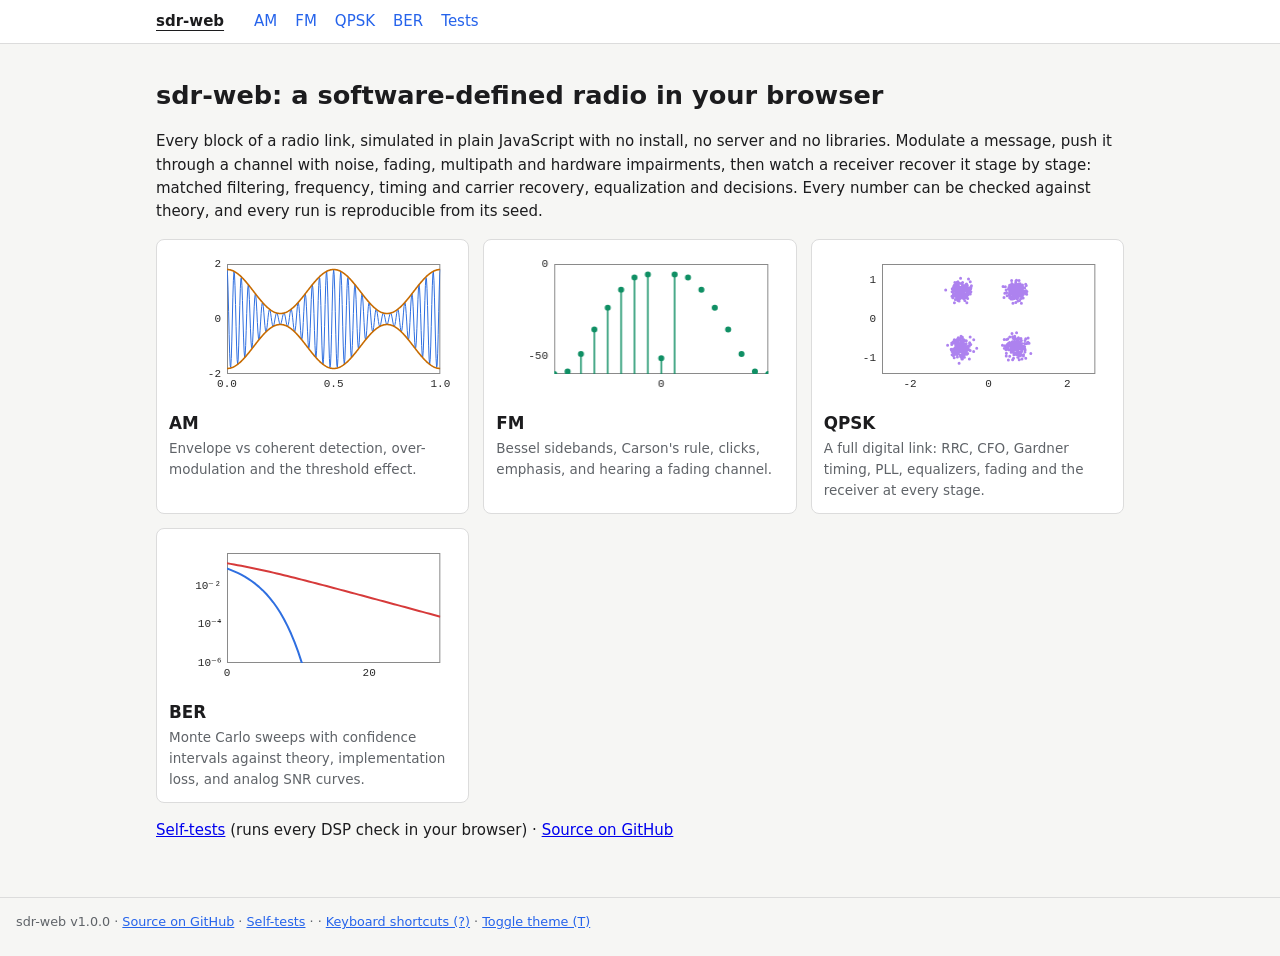
<file: index.html>
<!doctype html>
<html lang="en">
<head>
<meta charset="utf-8">
<meta name="viewport" content="width=device-width, initial-scale=1">
<title>sdr-web</title>
<link rel="stylesheet" href="css/style.css">
<link rel="icon" href="data:image/svg+xml,%3Csvg xmlns='http://www.w3.org/2000/svg' viewBox='0 0 32 32'%3E%3Crect width='32' height='32' rx='7' fill='%232f6fe0'/%3E%3Cpath d='M16 15v12M9.5 8a9 9 0 0 0 0 13M22.5 8a9 9 0 0 1 0 13M12.5 11a4.5 4.5 0 0 0 0 7M19.5 11a4.5 4.5 0 0 1 0 7' stroke='white' stroke-width='2.2' fill='none' stroke-linecap='round'/%3E%3Ccircle cx='16' cy='14.5' r='2.2' fill='white'/%3E%3C/svg%3E">
</head>
<body>
<header><nav><a class="brand" href="index.html" aria-current="page">sdr-web</a><a href="am.html">AM</a><a href="fm.html">FM</a><a href="qpsk.html">QPSK</a><a href="ber.html">BER</a><a href="tests.html">Tests</a></nav></header>
<main>
<h1>sdr-web: a software-defined radio in your browser</h1>
<p>Every block of a radio link, simulated in plain JavaScript with no install, no server and no libraries.
Modulate a message, push it through a channel with noise, fading, multipath and hardware impairments, then watch a
receiver recover it stage by stage: matched filtering, frequency, timing and carrier recovery, equalization and
decisions. Every number can be checked against theory, and every run is reproducible from its seed.</p>
<div class="landing-grid">
  <a class="landing-card" href="am.html"><canvas id="th-am" aria-hidden="true"></canvas><h2>AM</h2><p>Envelope vs coherent detection, over-modulation and the threshold effect.</p></a>
  <a class="landing-card" href="fm.html"><canvas id="th-fm" aria-hidden="true"></canvas><h2>FM</h2><p>Bessel sidebands, Carson's rule, clicks, emphasis, and hearing a fading channel.</p></a>
  <a class="landing-card" href="qpsk.html"><canvas id="th-qpsk" aria-hidden="true"></canvas><h2>QPSK</h2><p>A full digital link: RRC, CFO, Gardner timing, PLL, equalizers, fading and the receiver at every stage.</p></a>
  <a class="landing-card" href="ber.html"><canvas id="th-ber" aria-hidden="true"></canvas><h2>BER</h2><p>Monte Carlo sweeps with confidence intervals against theory, implementation loss, and analog SNR curves.</p></a>
</div>
<p><a href="tests.html">Self-tests</a> (runs every DSP check in your browser) ·
  <a href="https://github.com/Hopexist/sdr-web">Source on GitHub</a></p>
</main>
<script src="js/ui/shell.js"></script>
<script src="js/core/rng.js"></script>
<script src="js/core/complex.js"></script>
<script src="js/core/mathx.js"></script>
<script src="js/core/fft.js"></script>
<script src="js/core/dsp.js"></script>
<script src="js/core/plot.js"></script>
<script src="js/theory.js"></script>
<script src="js/ui/index-page.js"></script>
</body>
</html>
</file>
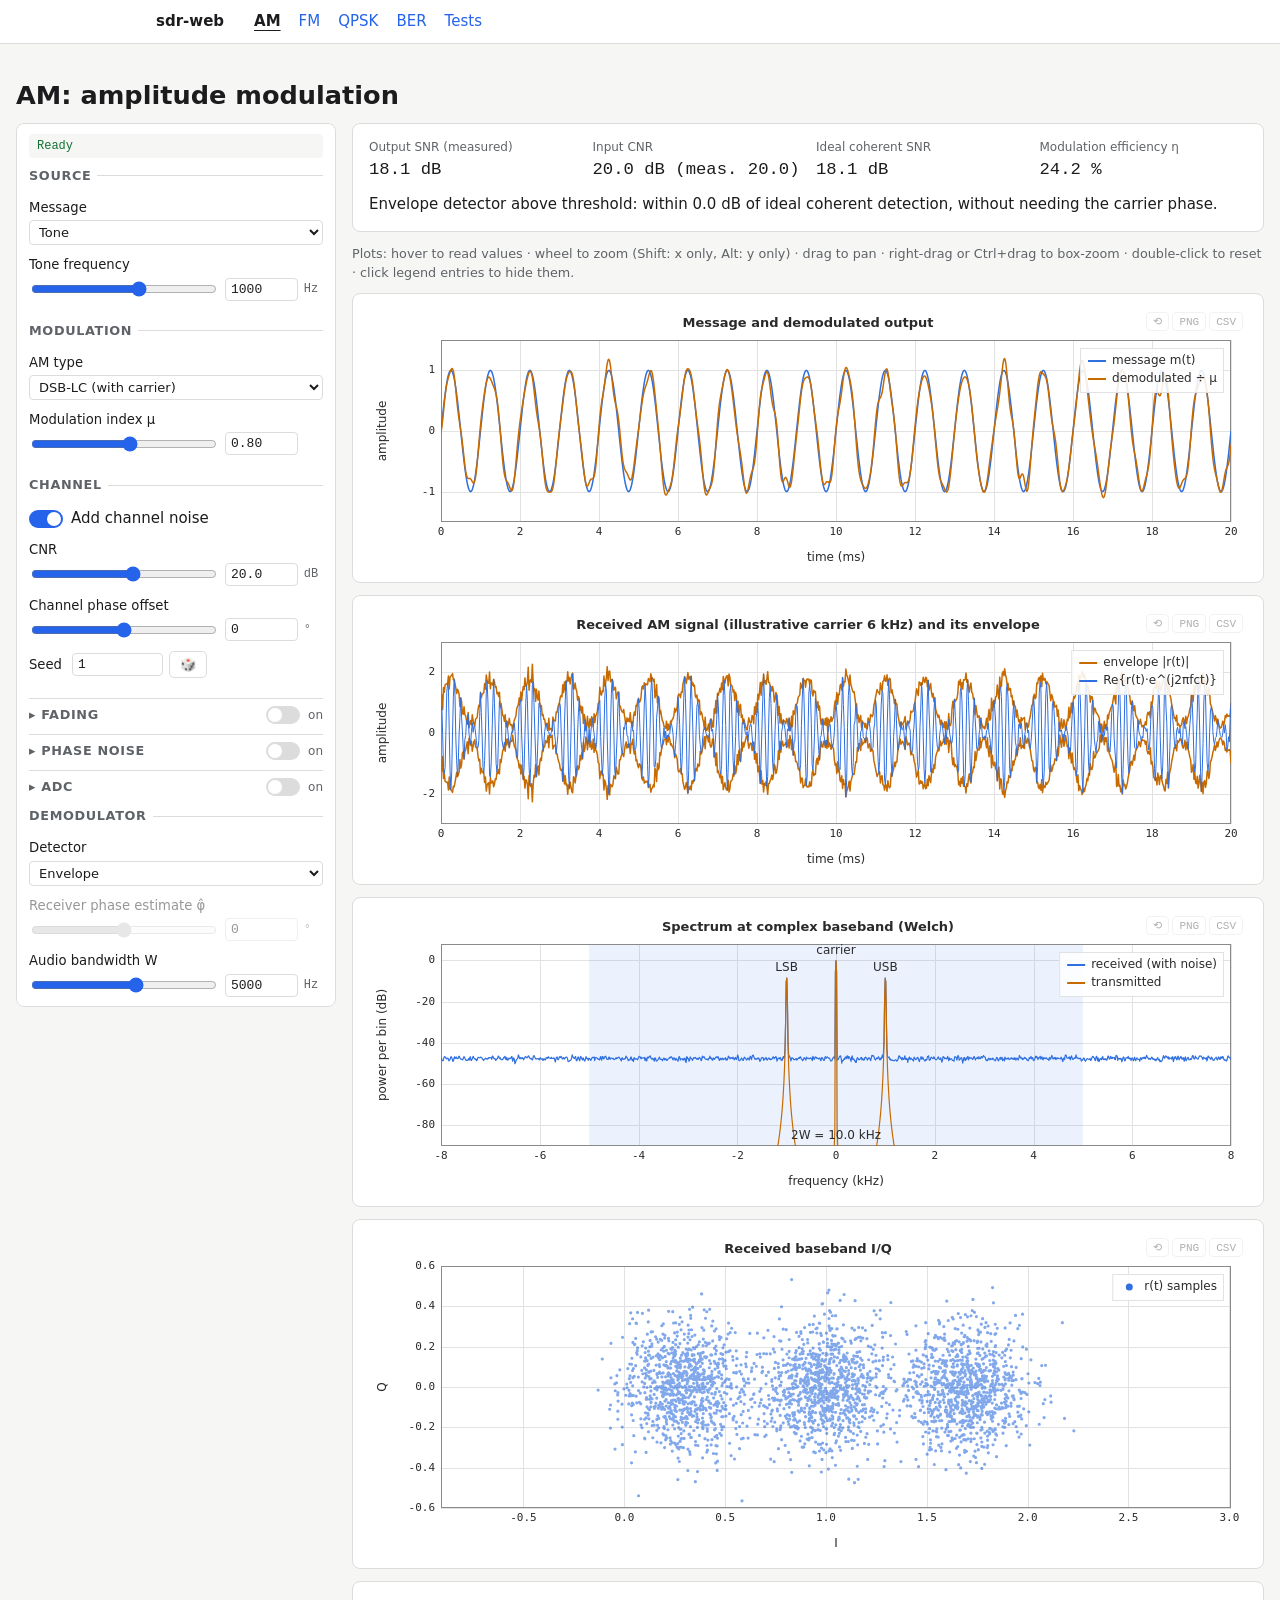
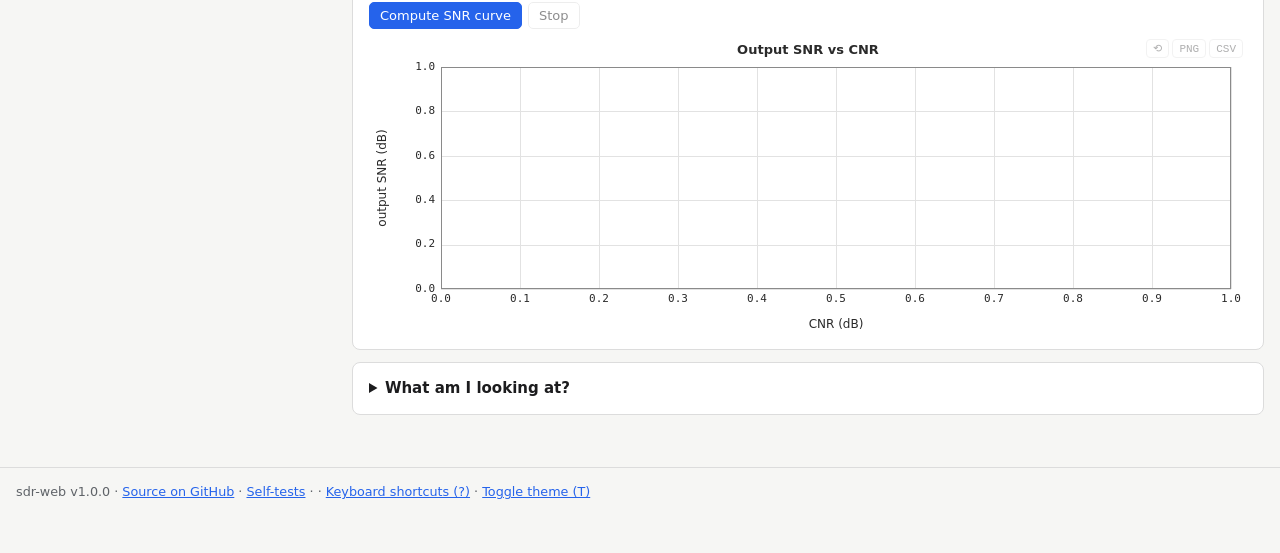
<file: am.html>
<!doctype html>
<html lang="en">
<head>
<meta charset="utf-8">
<meta name="viewport" content="width=device-width, initial-scale=1">
<title>AM modulation / demodulation · sdr-web</title>
<link rel="stylesheet" href="css/style.css">
<link rel="icon" href="data:image/svg+xml,%3Csvg xmlns='http://www.w3.org/2000/svg' viewBox='0 0 32 32'%3E%3Crect width='32' height='32' rx='7' fill='%232f6fe0'/%3E%3Cpath d='M16 15v12M9.5 8a9 9 0 0 0 0 13M22.5 8a9 9 0 0 1 0 13M12.5 11a4.5 4.5 0 0 0 0 7M19.5 11a4.5 4.5 0 0 1 0 7' stroke='white' stroke-width='2.2' fill='none' stroke-linecap='round'/%3E%3Ccircle cx='16' cy='14.5' r='2.2' fill='white'/%3E%3C/svg%3E">
</head>
<body>
<header><nav><a class="brand" href="index.html">sdr-web</a><a href="am.html" aria-current="page">AM</a><a href="fm.html">FM</a><a href="qpsk.html">QPSK</a><a href="ber.html">BER</a><a href="tests.html">Tests</a></nav></header>
<main class="wide">
<h1>AM: amplitude modulation</h1>
<div class="sim-layout">
  <aside id="controls" class="panel" aria-label="Simulation controls"></aside>
  <section class="plots" id="plots">
    <details class="card explainer">
      <summary>What am I looking at?</summary>
      <p><strong>Amplitude modulation</strong> puts a message m(t) onto the amplitude of a carrier. Everything here is simulated at
        <em>complex baseband</em>: the carrier sits at 0 Hz, so a transmitted DSB-LC signal is simply 1 + μ·m(t), and the channel's
        carrier phase offset shows up as a rotation of the I/Q scatter. The spectrum shows the carrier at 0 Hz with the lower and upper
        sidebands (LSB/USB) mirrored around it, occupying a total bandwidth of 2W.</p>
      <p><strong>DSB-LC vs DSB-SC.</strong> DSB-LC ("large carrier", ordinary broadcast AM) transmits the carrier as well. That wastes power
        (the modulation efficiency η is at most 33 % for a tone at μ = 1) but lets a very simple receiver work. DSB-SC suppresses the
        carrier, so every watt carries the message, but the receiver must regenerate the carrier phase.</p>
      <p><strong>Envelope vs coherent detection.</strong> An envelope detector just takes |r(t)|. It doesn't care about phase, which is why
        cheap AM radios use it, but it only works when 1 + μ·m(t) stays positive (μ ≤ 1) and the carrier is present. A coherent detector
        multiplies by a local carrier with phase estimate φ̂ and keeps the real part. It works for both DSB-LC and DSB-SC, but a phase
        error Δφ scales the output by cos Δφ, and at 90° the message vanishes.</p>
      <p><strong>The threshold effect.</strong> With a strong carrier, noise mostly perturbs the envelope's amplitude and the envelope detector
        matches coherent detection. Once the noise becomes comparable to the carrier (CNR around 10 dB and below), the envelope is
        dominated by noise, the message is no longer present as an additive term, and the output SNR falls much faster than the CNR.
        Use "Compute SNR curve" to see the envelope curve peel away from the coherent one.</p>
    </details>
  </section>
</div>
</main>
<script src="js/ui/shell.js"></script>
<script src="js/core/rng.js"></script>
<script src="js/core/complex.js"></script>
<script src="js/core/mathx.js"></script>
<script src="js/core/fft.js"></script>
<script src="js/core/dsp.js"></script>
<script src="js/core/filters.js"></script>
<script src="js/core/plot.js"></script>
<script src="js/channel.js"></script>
<script src="js/analog/am.js"></script>
<script src="js/audio.js"></script>
<script src="js/ui/controls.js"></script>
<script src="js/ui/page.js"></script>
<script src="js/ui/am-page.js"></script>
</body>
</html>
</file>
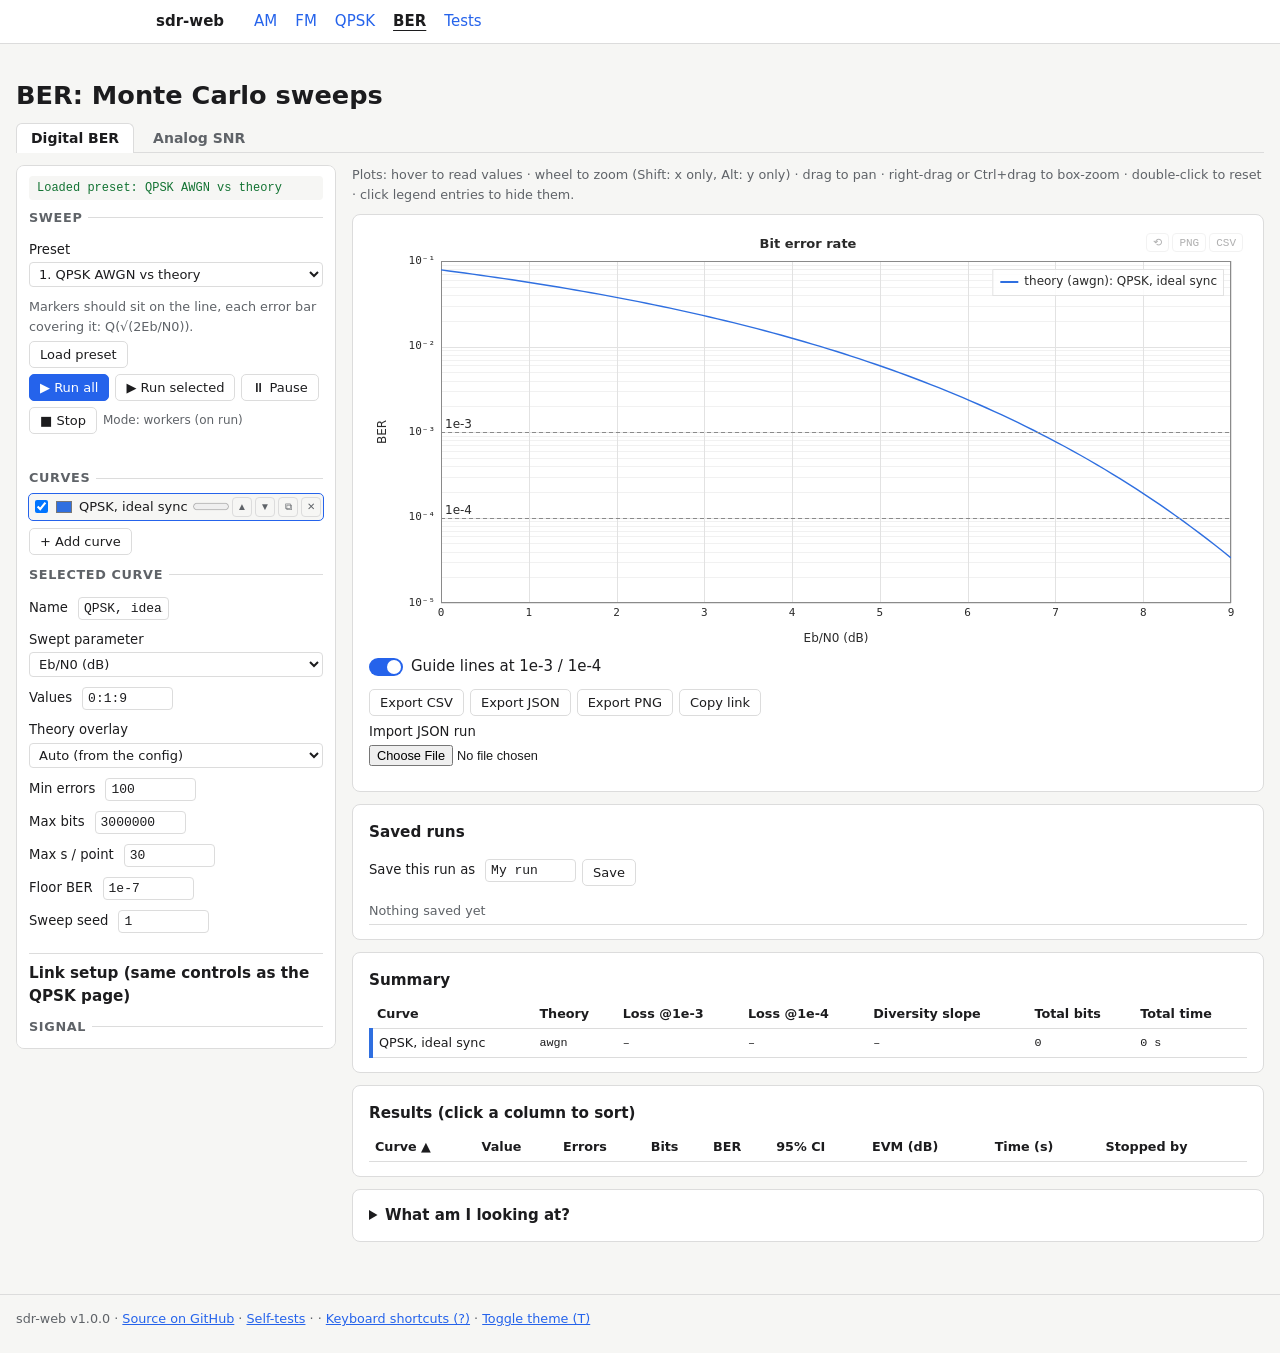
<file: ber.html>
<!doctype html>
<html lang="en">
<head>
<meta charset="utf-8">
<meta name="viewport" content="width=device-width, initial-scale=1">
<title>BER sweeps · sdr-web</title>
<link rel="stylesheet" href="css/style.css">
<link rel="icon" href="data:image/svg+xml,%3Csvg xmlns='http://www.w3.org/2000/svg' viewBox='0 0 32 32'%3E%3Crect width='32' height='32' rx='7' fill='%232f6fe0'/%3E%3Cpath d='M16 15v12M9.5 8a9 9 0 0 0 0 13M22.5 8a9 9 0 0 1 0 13M12.5 11a4.5 4.5 0 0 0 0 7M19.5 11a4.5 4.5 0 0 1 0 7' stroke='white' stroke-width='2.2' fill='none' stroke-linecap='round'/%3E%3Ccircle cx='16' cy='14.5' r='2.2' fill='white'/%3E%3C/svg%3E">
</head>
<body>
<header><nav><a class="brand" href="index.html">sdr-web</a><a href="am.html">AM</a><a href="fm.html">FM</a><a href="qpsk.html">QPSK</a><a href="ber.html" aria-current="page">BER</a><a href="tests.html">Tests</a></nav></header>
<main class="wide">
<h1>BER: Monte Carlo sweeps</h1>
<div class="sim-layout">
  <aside id="controls" class="panel" aria-label="Sweep builder"></aside>
  <section class="plots" id="plots">
    <details class="card explainer">
      <summary>What am I looking at?</summary>
      <p><strong>BER and Eb/N0.</strong> The bit error rate is the fraction of payload bits decoded wrong. Eb/N0 is the energy
        per bit over the noise density: the fair way to compare schemes with different bits per symbol or bandwidth.
        Theory curves are drawn as lines; each simulated point is a marker with its 95% confidence interval.</p>
      <p><strong>Why ≥ 100 errors.</strong> A BER estimate from k errors has a relative uncertainty of about 1/√k. With 10
        errors the true BER could easily be half or double, but with 100 the interval is about ±20%. Points stop at 100 errors
        (or a bit / time limit), so low-BER points need many more bits, and the sweep stops early once the BER drops
        below the floor you set.</p>
      <p><strong>Confidence intervals.</strong> The error bars are Wilson 95% intervals: if the simulation is right, the theory
        line should pass through about 19 of every 20 bars. Each point has its own seed derived from the sweep seed, so a
        rerun gives exactly the same numbers.</p>
      <p><strong>Implementation loss</strong> is how much more Eb/N0 the real receiver needs than theory to reach the same BER:
        the horizontal gap at 1e-3 or 1e-4, read from the summary table. Real synchronization, finite filters and
        estimation noise all cost a fraction of a dB each.</p>
      <p><strong>Rayleigh's slope.</strong> In a Rayleigh fade, the probability that the channel gain is small enough to cause an
        error falls only as 1/SNR. So the BER falls one decade per decade of SNR (10 dB): the "diversity slope" of 1 in the
        summary, while AWGN curves dive ever more steeply. Diversity (more antennas, coding) increases that slope.</p>
      <p><strong>Why loop bandwidth has an optimum.</strong> A carrier PLL facing phase noise has two error sources. A narrow
        loop can't follow the oscillator's random walk and cycle-slips, while a wide loop passes more thermal noise into its
        phase estimate. The BER vs BnT curve is therefore U-shaped, and its minimum moves to wider loops as the phase noise
        grows.</p>
    </details>
  </section>
</div>
</main>
<script src="js/ui/shell.js"></script>
<script src="js/core/rng.js"></script>
<script src="js/core/complex.js"></script>
<script src="js/core/mathx.js"></script>
<script src="js/core/fft.js"></script>
<script src="js/core/dsp.js"></script>
<script src="js/core/filters.js"></script>
<script src="js/core/plot.js"></script>
<script src="js/channel.js"></script>
<script src="js/theory.js"></script>
<script src="js/digital/mapping.js"></script>
<script src="js/digital/sequences.js"></script>
<script src="js/digital/sync.js"></script>
<script src="js/digital/equalizer.js"></script>
<script src="js/digital/qpsk.js"></script>
<script src="js/analog/am.js"></script>
<script src="js/analog/fm.js"></script>
<script src="js/audio.js"></script>
<script src="js/ui/controls.js"></script>
<script src="js/ui/page.js"></script>
<script src="js/ui/qpsk-controls.js"></script>
<script src="js/ber.js"></script>
<script src="js/ui/ber-page.js"></script>
</body>
</html>
</file>
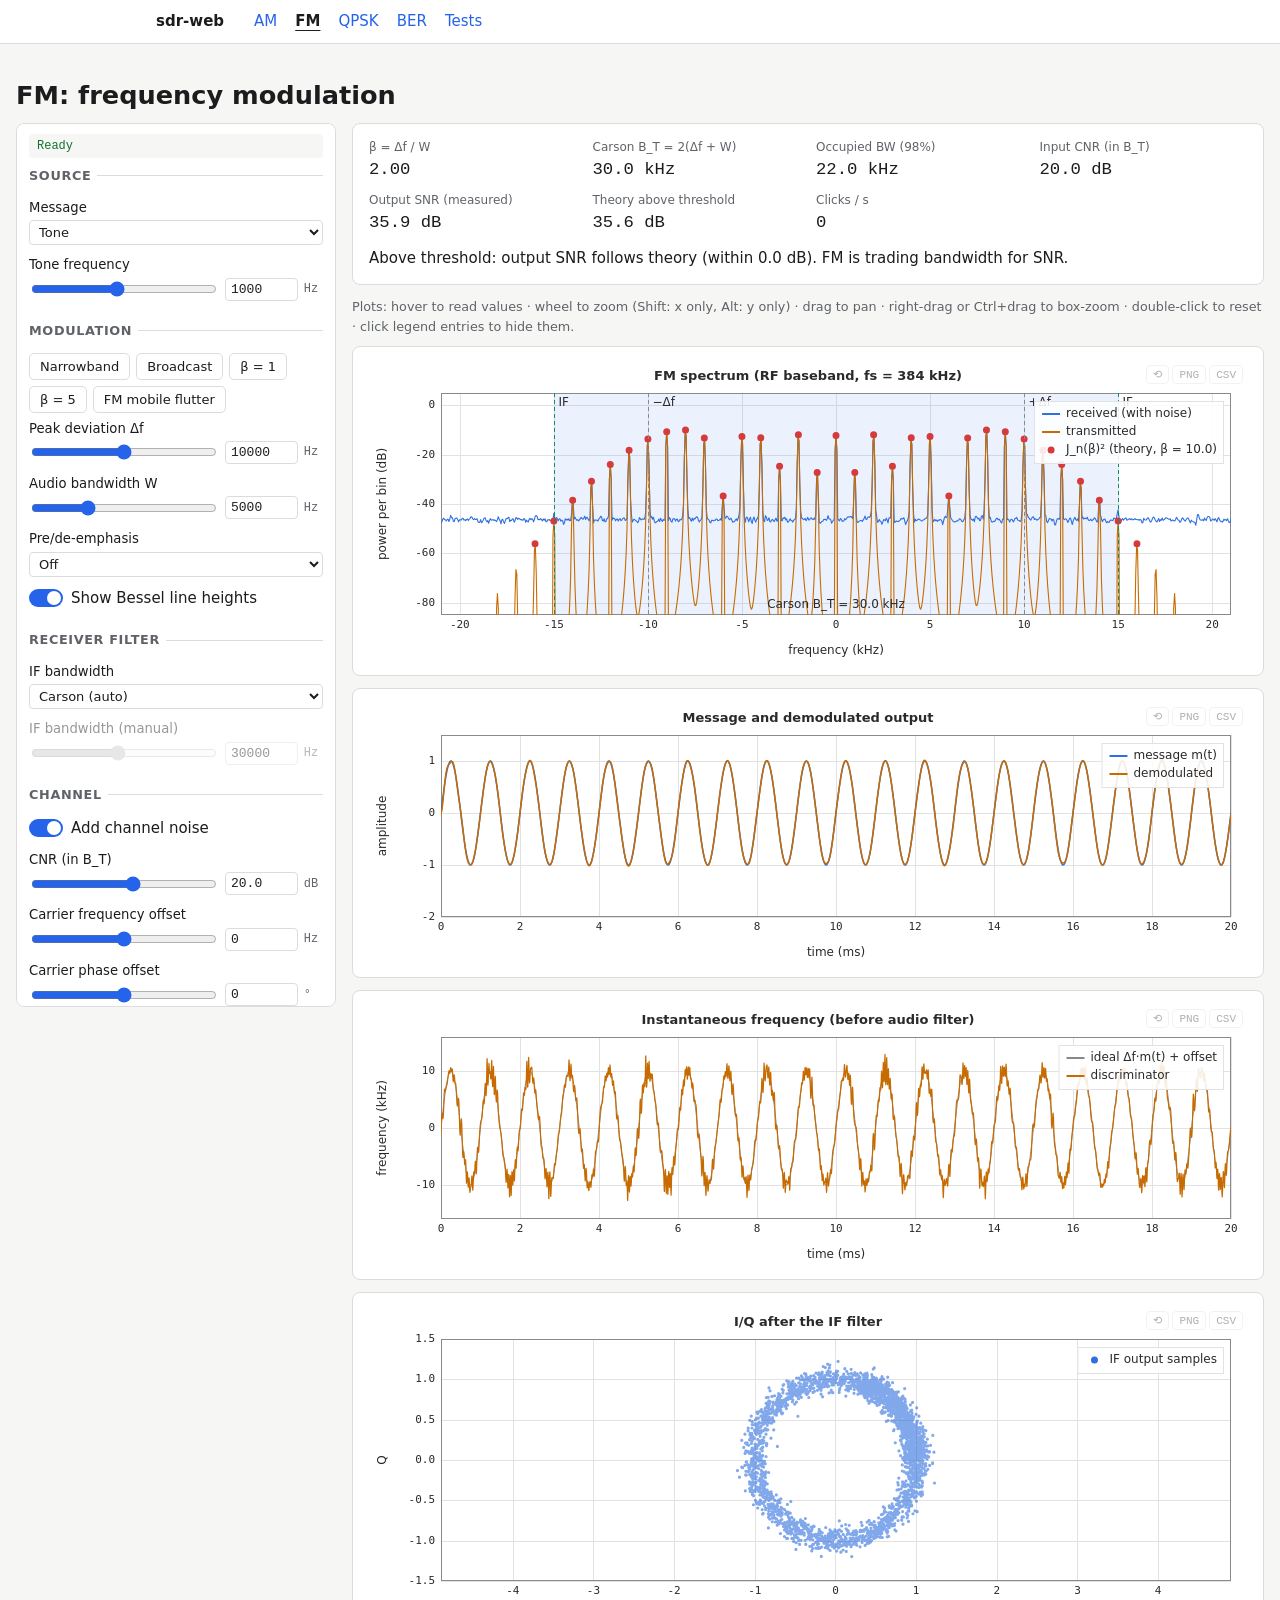
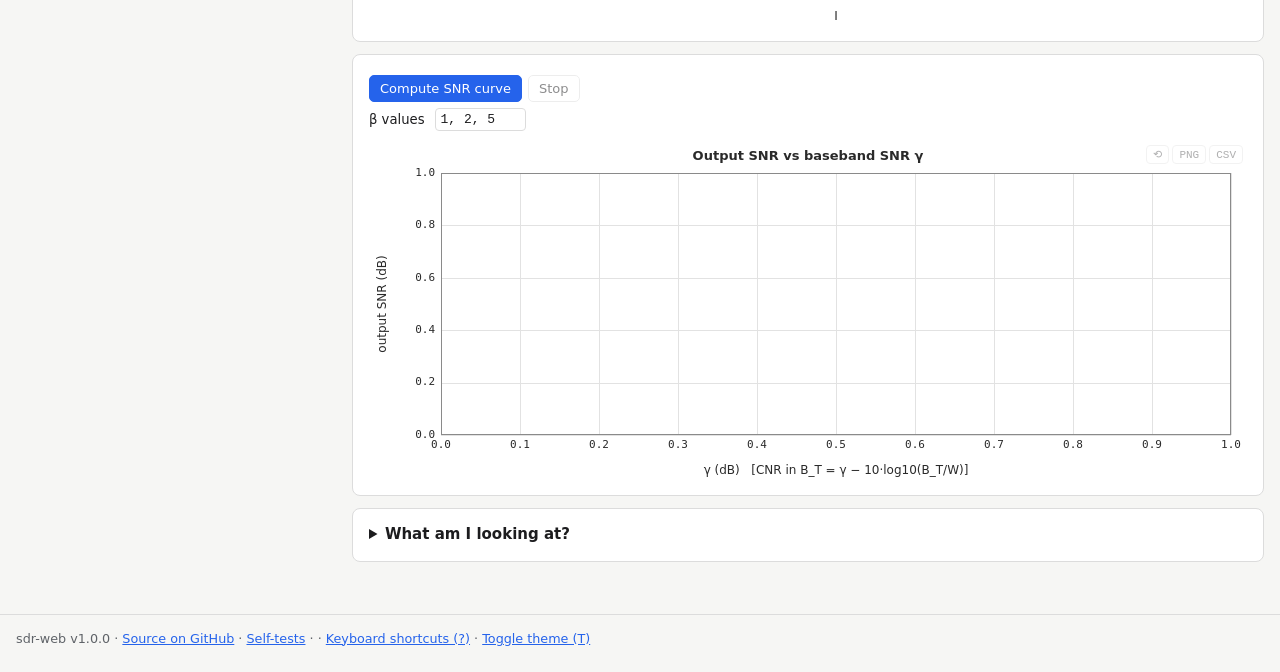
<file: fm.html>
<!doctype html>
<html lang="en">
<head>
<meta charset="utf-8">
<meta name="viewport" content="width=device-width, initial-scale=1">
<title>FM modulation / demodulation · sdr-web</title>
<link rel="stylesheet" href="css/style.css">
<link rel="icon" href="data:image/svg+xml,%3Csvg xmlns='http://www.w3.org/2000/svg' viewBox='0 0 32 32'%3E%3Crect width='32' height='32' rx='7' fill='%232f6fe0'/%3E%3Cpath d='M16 15v12M9.5 8a9 9 0 0 0 0 13M22.5 8a9 9 0 0 1 0 13M12.5 11a4.5 4.5 0 0 0 0 7M19.5 11a4.5 4.5 0 0 1 0 7' stroke='white' stroke-width='2.2' fill='none' stroke-linecap='round'/%3E%3Ccircle cx='16' cy='14.5' r='2.2' fill='white'/%3E%3C/svg%3E">
</head>
<body>
<header><nav><a class="brand" href="index.html">sdr-web</a><a href="am.html">AM</a><a href="fm.html" aria-current="page">FM</a><a href="qpsk.html">QPSK</a><a href="ber.html">BER</a><a href="tests.html">Tests</a></nav></header>
<main class="wide">
<h1>FM: frequency modulation</h1>
<div class="sim-layout">
  <aside id="controls" class="panel" aria-label="Simulation controls"></aside>
  <section class="plots" id="plots">
    <details class="card explainer">
      <summary>What am I looking at?</summary>
      <p><strong>FM basics.</strong> Frequency modulation keeps the amplitude constant and lets the message move the
        <em>frequency</em>: the instantaneous frequency is Δf·m(t), so with |m| ≤ 1 the carrier swings by at most ±Δf (the
        peak deviation). At complex baseband the signal is e^{jφ(t)} with φ the running integral of 2πΔf·m. That's why the
        clean I/Q scatter is a ring of radius 1: only the angle carries information. The simulation runs the RF part at
        384 kHz (8× the 48 kHz audio rate) so broadcast FM fits.</p>
      <p><strong>β and Carson's rule.</strong> The modulation index β = Δf/W compares the deviation with the message bandwidth W.
        A tone produces spectral lines at multiples of its frequency with powers J<sub>n</sub>(β)² (turn on "Show Bessel"),
        and at β ≈ 2.405 the carrier line vanishes entirely. Carson's rule B<sub>T</sub> ≈ 2(Δf + W) captures about 98% of the
        power. The "occupied BW (98%)" readout measures it directly.</p>
      <p><strong>Trading bandwidth for SNR.</strong> Above threshold the output SNR is 3β²(β+1)·CNR for a tone (CNR measured in
        B<sub>T</sub>), or 1.5β² times the baseband SNR γ. Doubling the deviation buys ~6 dB, paid for with bandwidth. AM
        can never beat γ. In the SNR curve, each FM line sits above the AM reference by 10·log10(1.5β²) once it is above threshold.</p>
      <p><strong>Threshold and clicks.</strong> When noise inside B<sub>T</sub> becomes comparable to the carrier (CNR around
        10 dB), the noise phasor occasionally swings around the origin. The phase jumps by 2π and the discriminator outputs a
        sharp spike: a <em>click</em>. Click rate rises steeply as CNR falls, and below threshold the output SNR collapses far
        faster than the CNR. Watch the instantaneous-frequency plot and the click counter as you lower the CNR.</p>
      <p><strong>Pre- and de-emphasis.</strong> FM detector noise grows with frequency (its spectrum rises as f²), so most of
        it lands at the top of the audio band, where speech and music have little energy. Pre-emphasis boosts the high
        frequencies before modulation, and the receiver's de-emphasis cuts them back, taking that noise with it. That's
        typically a 10–13 dB gain for broadcast FM. A carrier frequency offset just shifts the discriminator output by a
        constant, which the DC blocker removes.</p>
    </details>
  </section>
</div>
</main>
<script src="js/ui/shell.js"></script>
<script src="js/core/rng.js"></script>
<script src="js/core/complex.js"></script>
<script src="js/core/mathx.js"></script>
<script src="js/core/fft.js"></script>
<script src="js/core/dsp.js"></script>
<script src="js/core/filters.js"></script>
<script src="js/core/plot.js"></script>
<script src="js/channel.js"></script>
<script src="js/digital/sync.js"></script>
<script src="js/analog/fm.js"></script>
<script src="js/audio.js"></script>
<script src="js/ui/controls.js"></script>
<script src="js/ui/page.js"></script>
<script src="js/ui/fm-page.js"></script>
</body>
</html>
</file>
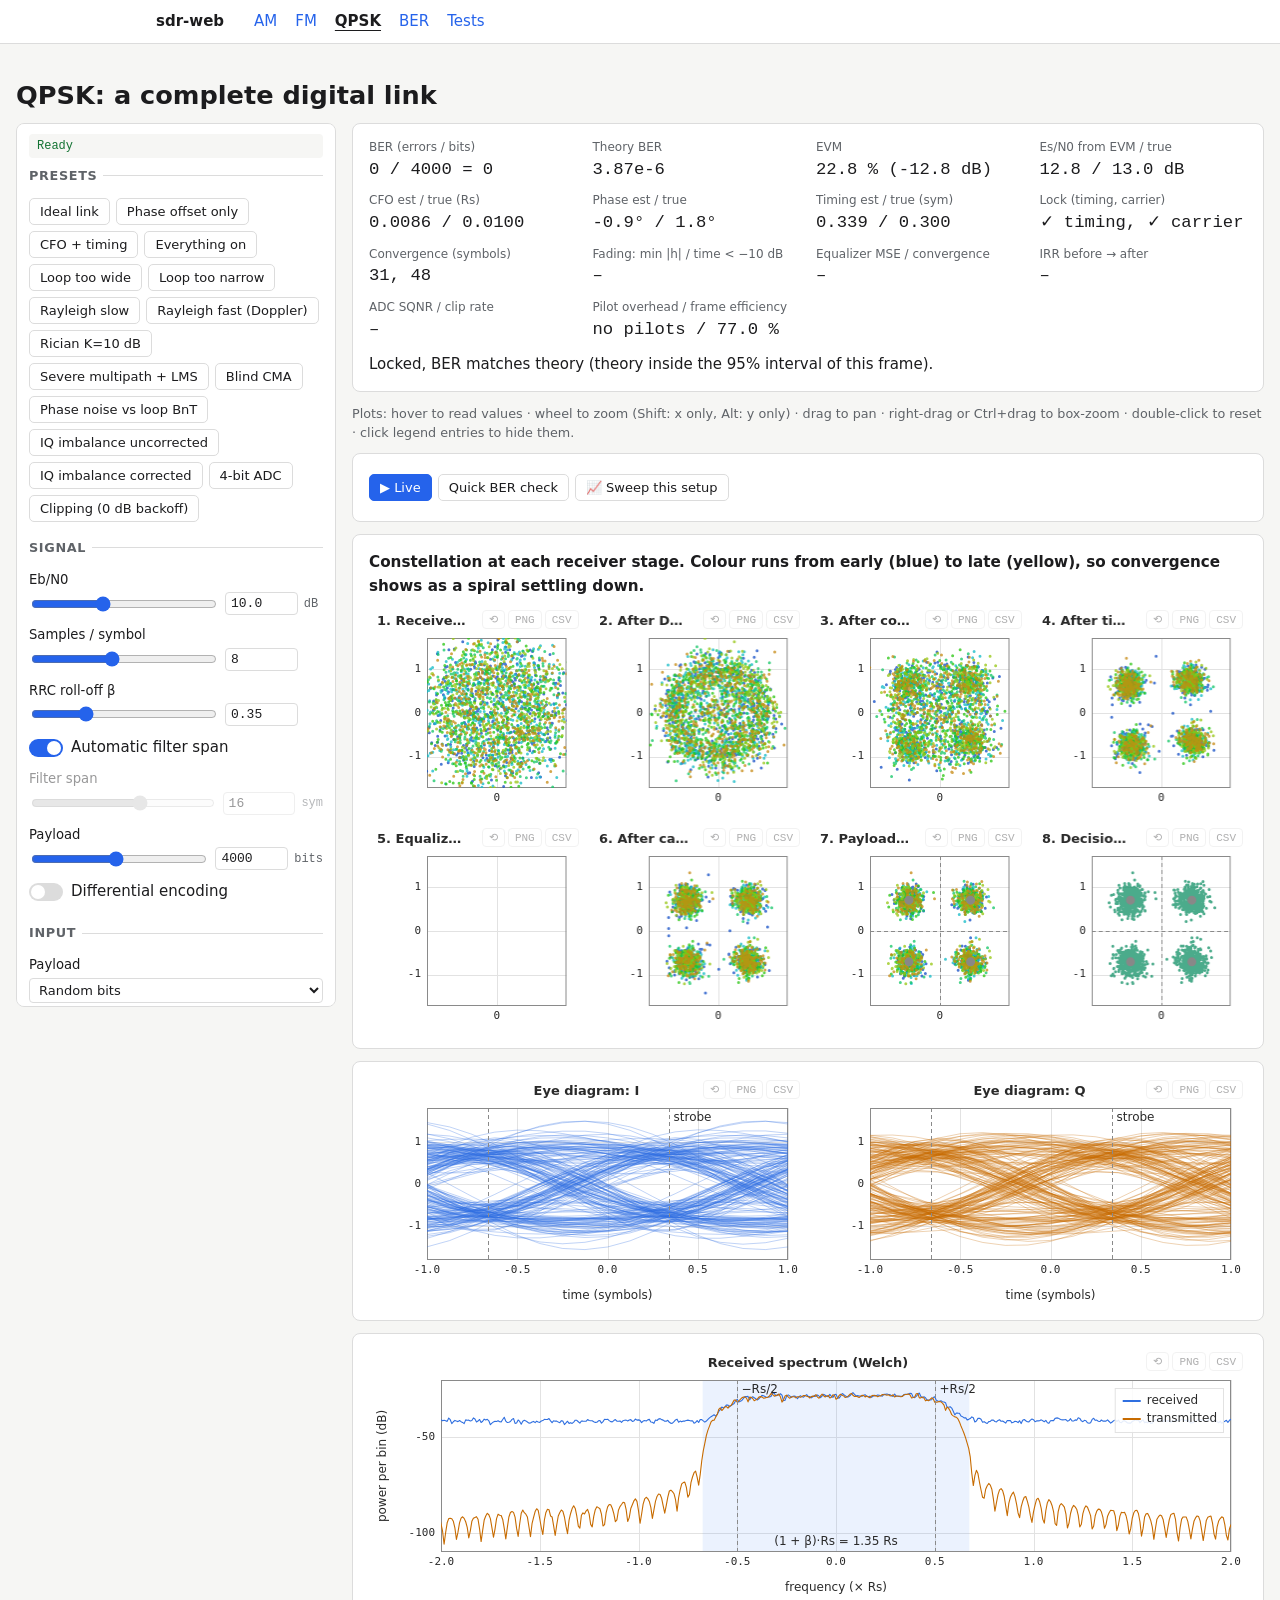
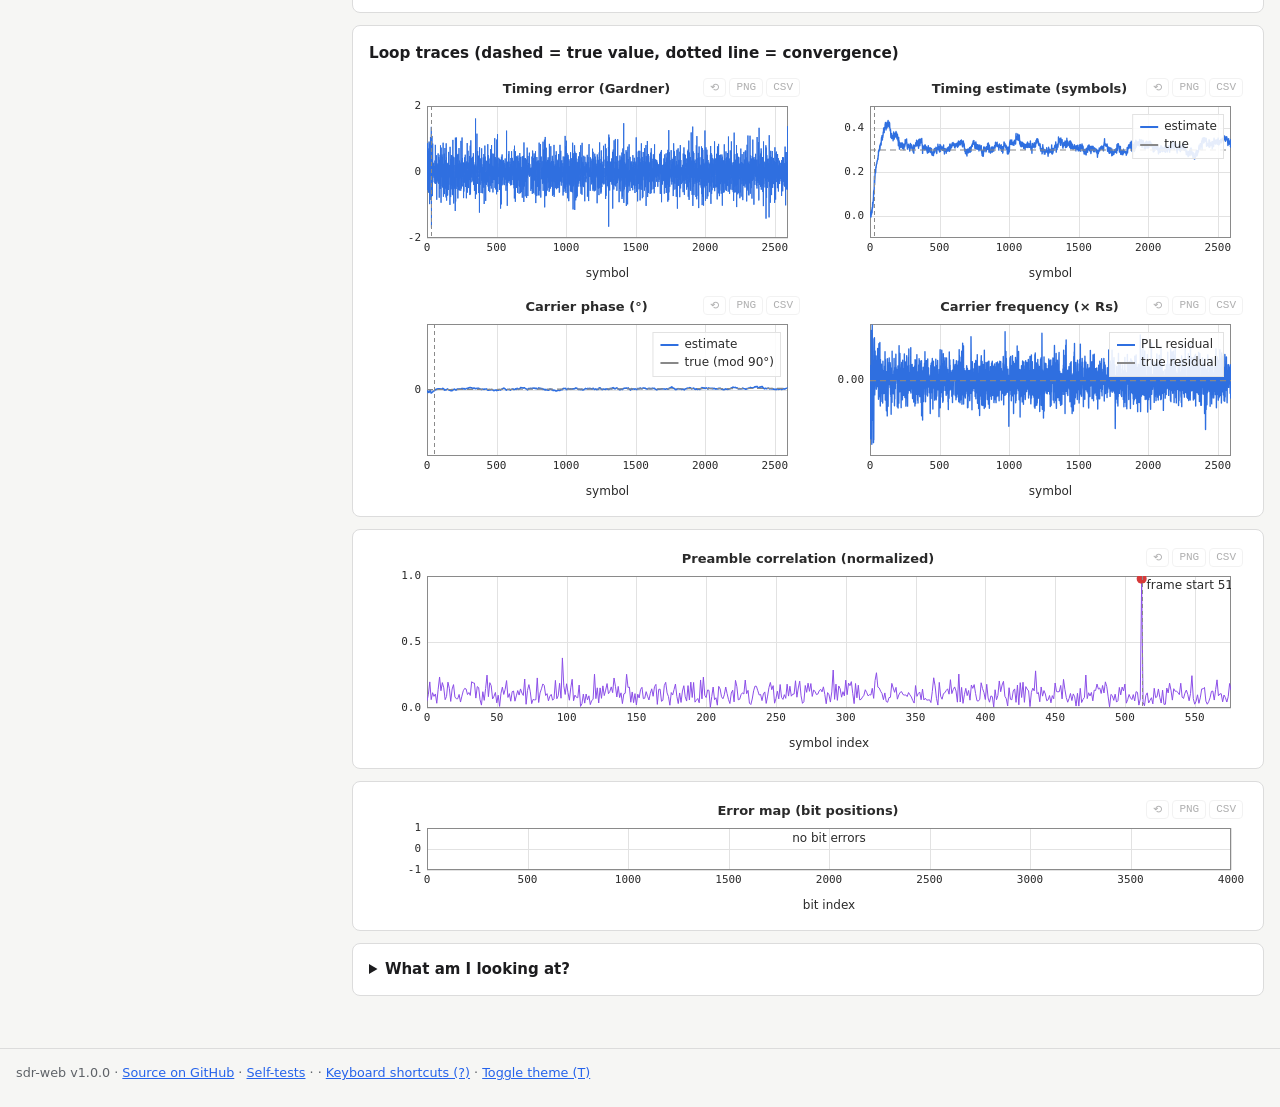
<file: qpsk.html>
<!doctype html>
<html lang="en">
<head>
<meta charset="utf-8">
<meta name="viewport" content="width=device-width, initial-scale=1">
<title>QPSK modem · sdr-web</title>
<link rel="stylesheet" href="css/style.css">
<link rel="icon" href="data:image/svg+xml,%3Csvg xmlns='http://www.w3.org/2000/svg' viewBox='0 0 32 32'%3E%3Crect width='32' height='32' rx='7' fill='%232f6fe0'/%3E%3Cpath d='M16 15v12M9.5 8a9 9 0 0 0 0 13M22.5 8a9 9 0 0 1 0 13M12.5 11a4.5 4.5 0 0 0 0 7M19.5 11a4.5 4.5 0 0 1 0 7' stroke='white' stroke-width='2.2' fill='none' stroke-linecap='round'/%3E%3Ccircle cx='16' cy='14.5' r='2.2' fill='white'/%3E%3C/svg%3E">
</head>
<body>
<header><nav><a class="brand" href="index.html">sdr-web</a><a href="am.html">AM</a><a href="fm.html">FM</a><a href="qpsk.html" aria-current="page">QPSK</a><a href="ber.html">BER</a><a href="tests.html">Tests</a></nav></header>
<main class="wide">
<h1>QPSK: a complete digital link</h1>
<div class="sim-layout">
  <aside id="controls" class="panel" aria-label="Simulation controls"></aside>
  <section class="plots" id="plots">
    <details class="card explainer">
      <summary>What am I looking at?</summary>
      <p><strong>QPSK and Gray coding.</strong> Each symbol carries two bits as one of four phases, (±1 ± j)/√2, normalized so
        the average symbol energy Es = 1. Gray coding puts bit pairs that differ in one bit next to each other, so the most
        likely mistake (to a neighbour, 90° away) costs one bit, not two. That gives the classic BER = Q(√(2·Eb/N0)).</p>
      <p><strong>RRC and the matched filter.</strong> Symbols are shaped by a root-raised-cosine pulse, and the receiver filters
        with the same pulse. Together they make a raised cosine, which is zero at every other symbol instant (no
        inter-symbol interference), and the matched filter maximizes SNR at the sampling instant. The roll-off β trades
        bandwidth ((1 + β)·Rs, the shaded band on the spectrum) against how forgiving the eye is to timing errors.</p>
      <p><strong>The eye diagram</strong> overlays two-symbol slices of the filtered signal. A wide-open "eye" at the
        strobe means clean decisions; noise closes it vertically, timing jitter horizontally, and a residual carrier
        rotation smears I into Q.</p>
      <p><strong>Coarse CFO by the 4th power.</strong> Raising a QPSK sample to the 4th power maps all four points to the same
        value (−1), wiping out the data and leaving a pure tone at 4× the frequency offset. One FFT finds it.</p>
      <p><strong>Gardner timing recovery.</strong> With two samples per symbol (the strobe and the midpoint between symbols),
        the Gardner detector Re{m*·(y<sub>k−1</sub> − y<sub>k</sub>)} tells whether we sample early or late, and it works
        before the carrier is fixed. A loop filter steers an NCO-style strobe, and a cubic Farrow interpolator produces samples
        at the exact fractional times. Its gain Kp is measured from the S-curve.</p>
      <p><strong>The carrier PLL</strong> compares each symbol with its nearest constellation point (decision-directed) and
        steers a phase/frequency estimate with a second-order loop. Because QPSK looks the same after a 90° turn, the PLL can
        lock with a 0/90/180/270° error. Correlating with the known 64-symbol preamble finds the frame start, and its phase
        reveals which of the four it is. Differential encoding sidesteps the problem instead, at about twice the BER.</p>
      <p><strong>Loop bandwidth.</strong> BnT sets how fast each loop reacts. Wide loops lock quickly and follow drift, but
        pass more noise (jittery estimates, even cycle slips). Narrow loops are quiet but slow, and may never catch up with a
        frequency offset or clock drift. Try the "Loop too wide" and "Loop too narrow" presets.</p>
      <p><strong>Fading.</strong> When the signal arrives over many scattered paths, they add with random phases and the
        received gain h(t) is complex Gaussian: its magnitude is Rayleigh distributed (Rician when a line-of-sight path
        dominates, with K = LOS power / scatter power). In AWGN, BER falls exponentially with SNR. Under Rayleigh fading
        it falls only as 1/(4·SNR), because the errors come from the occasional deep fades, not from the average SNR.
        The "time below −10 dB" readout tracks those fades.</p>
      <p><strong>Doppler and coherence time.</strong> Motion makes h(t) change at a rate set by the Doppler shift fd. The
        channel stays roughly constant for a coherence time of about 0.4/fd. Pilots spaced well inside that time let the
        receiver interpolate h between them (pilot-aided). A preamble-only estimate is fine for block fading but goes stale
        as soon as the channel moves. Pilots cost throughput, which is why the overhead is shown.</p>
      <p><strong>Multipath and equalization.</strong> Echoes arriving a symbol or more late smear symbols into each other
        (ISI), which shows as notches in the channel's frequency response. An equalizer is a filter that undoes it.
        Zero-forcing inverts the channel exactly, which at a deep spectral null means huge gain, so it boosts the noise
        there (try "3-tap severe" with ZF). LMS adapts towards the minimum-MSE solution: it trains on the known preamble,
        then follows its own decisions, and accepts a little ISI to avoid amplifying noise. CMA needs no training at all.
        It only pushes |z| towards 1, so it leaves a phase rotation for the PLL to fix. The equalizer sits after timing
        recovery (it needs symbol-spaced samples) and before the carrier PLL (a decision-directed PLL can't lock on ISI).
        Once converged, channel × equalizer should be flat.</p>
      <p><strong>Phase noise vs loop bandwidth.</strong> A real oscillator's phase random-walks. The carrier PLL must be
        wide enough to follow it, or the phase drifts by 90° and a cycle slip corrupts everything after it. But every bit
        of extra bandwidth lets more thermal noise into the phase estimate. The best BnT balances the two.</p>
      <p><strong>IQ imbalance</strong> is a gain or phase mismatch between the I and Q mixers. It adds a mirror image of the
        signal: y = μ·x + ν·x*. The image rejection ratio |μ|²/|ν|² says how strong it is, and it appears as a squashed,
        skewed constellation. Because a proper QPSK signal has equal, uncorrelated I and Q power, the receiver can measure
        the imbalance blindly and re-orthonormalize the axes (Gram–Schmidt).</p>
      <p><strong>ADC bits.</strong> Every bit of resolution adds about 6 dB: SQNR ≈ 6.02·N + 1.76 dB for a full-scale sine,
        minus the backoff the AGC leaves for peaks. Too little backoff and the peaks clip (watch the histogram pile up at
        ±FS); too much and the signal uses only a few quantizer levels.</p>
    </details>
  </section>
</div>
</main>
<script src="js/ui/shell.js"></script>
<script src="js/core/rng.js"></script>
<script src="js/core/complex.js"></script>
<script src="js/core/mathx.js"></script>
<script src="js/core/fft.js"></script>
<script src="js/core/dsp.js"></script>
<script src="js/core/filters.js"></script>
<script src="js/core/plot.js"></script>
<script src="js/channel.js"></script>
<script src="js/theory.js"></script>
<script src="js/digital/mapping.js"></script>
<script src="js/digital/sequences.js"></script>
<script src="js/digital/sync.js"></script>
<script src="js/digital/equalizer.js"></script>
<script src="js/digital/qpsk.js"></script>
<script src="js/audio.js"></script>
<script src="js/ui/controls.js"></script>
<script src="js/ui/page.js"></script>
<script src="js/ui/qpsk-controls.js"></script>
<script src="js/ui/qpsk-page.js"></script>
</body>
</html>
</file>
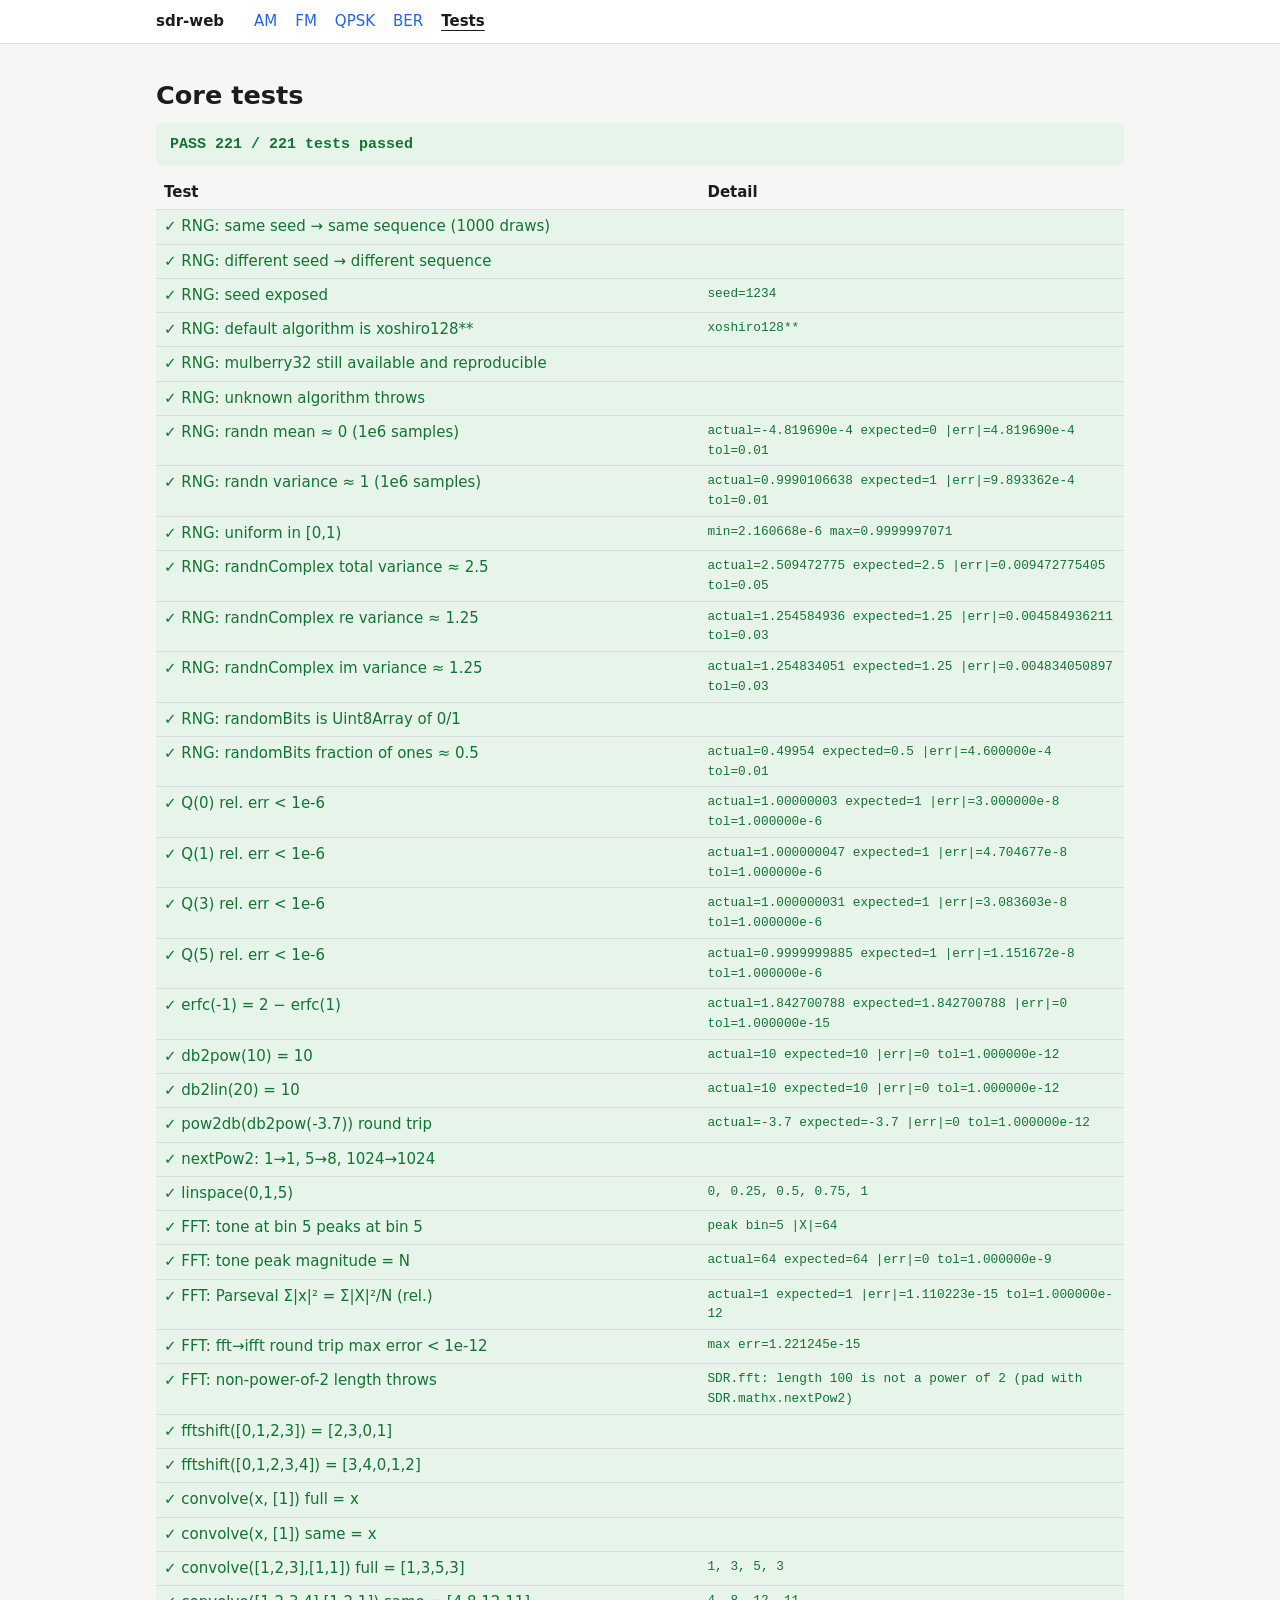
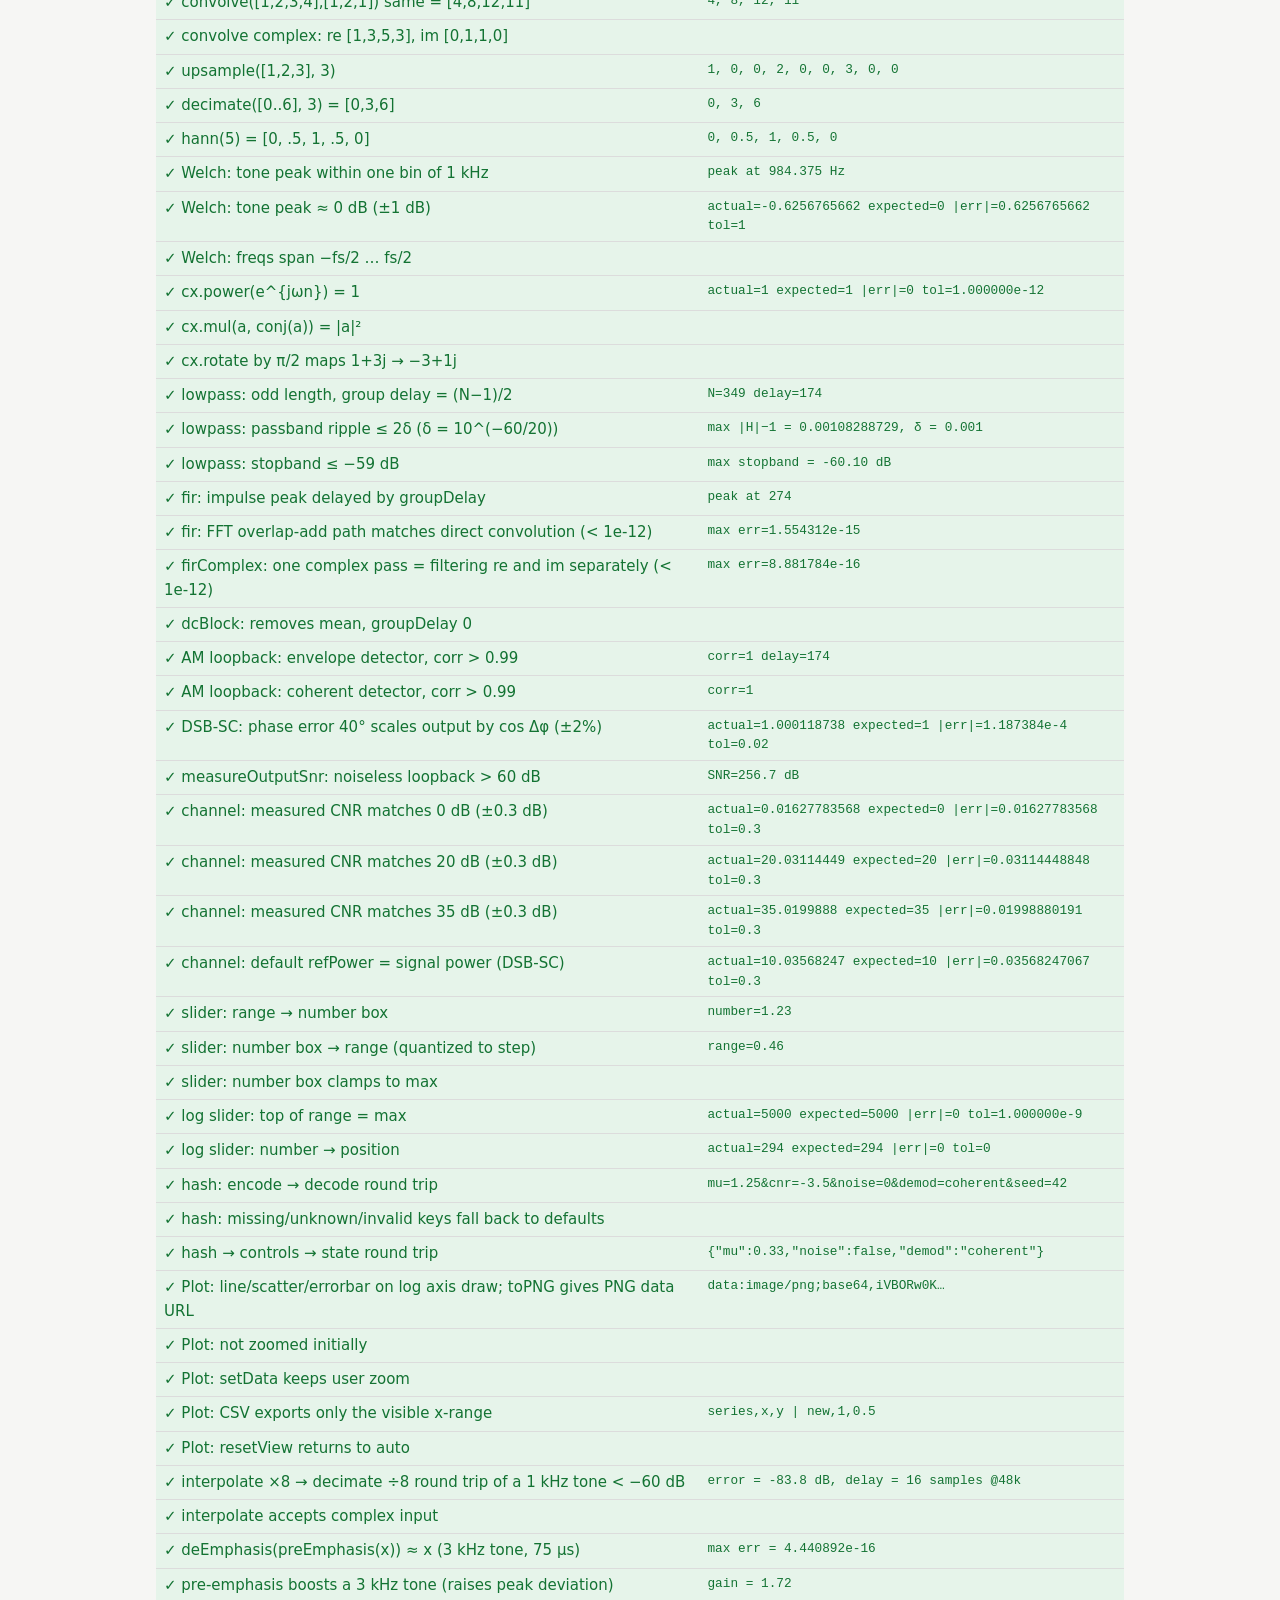
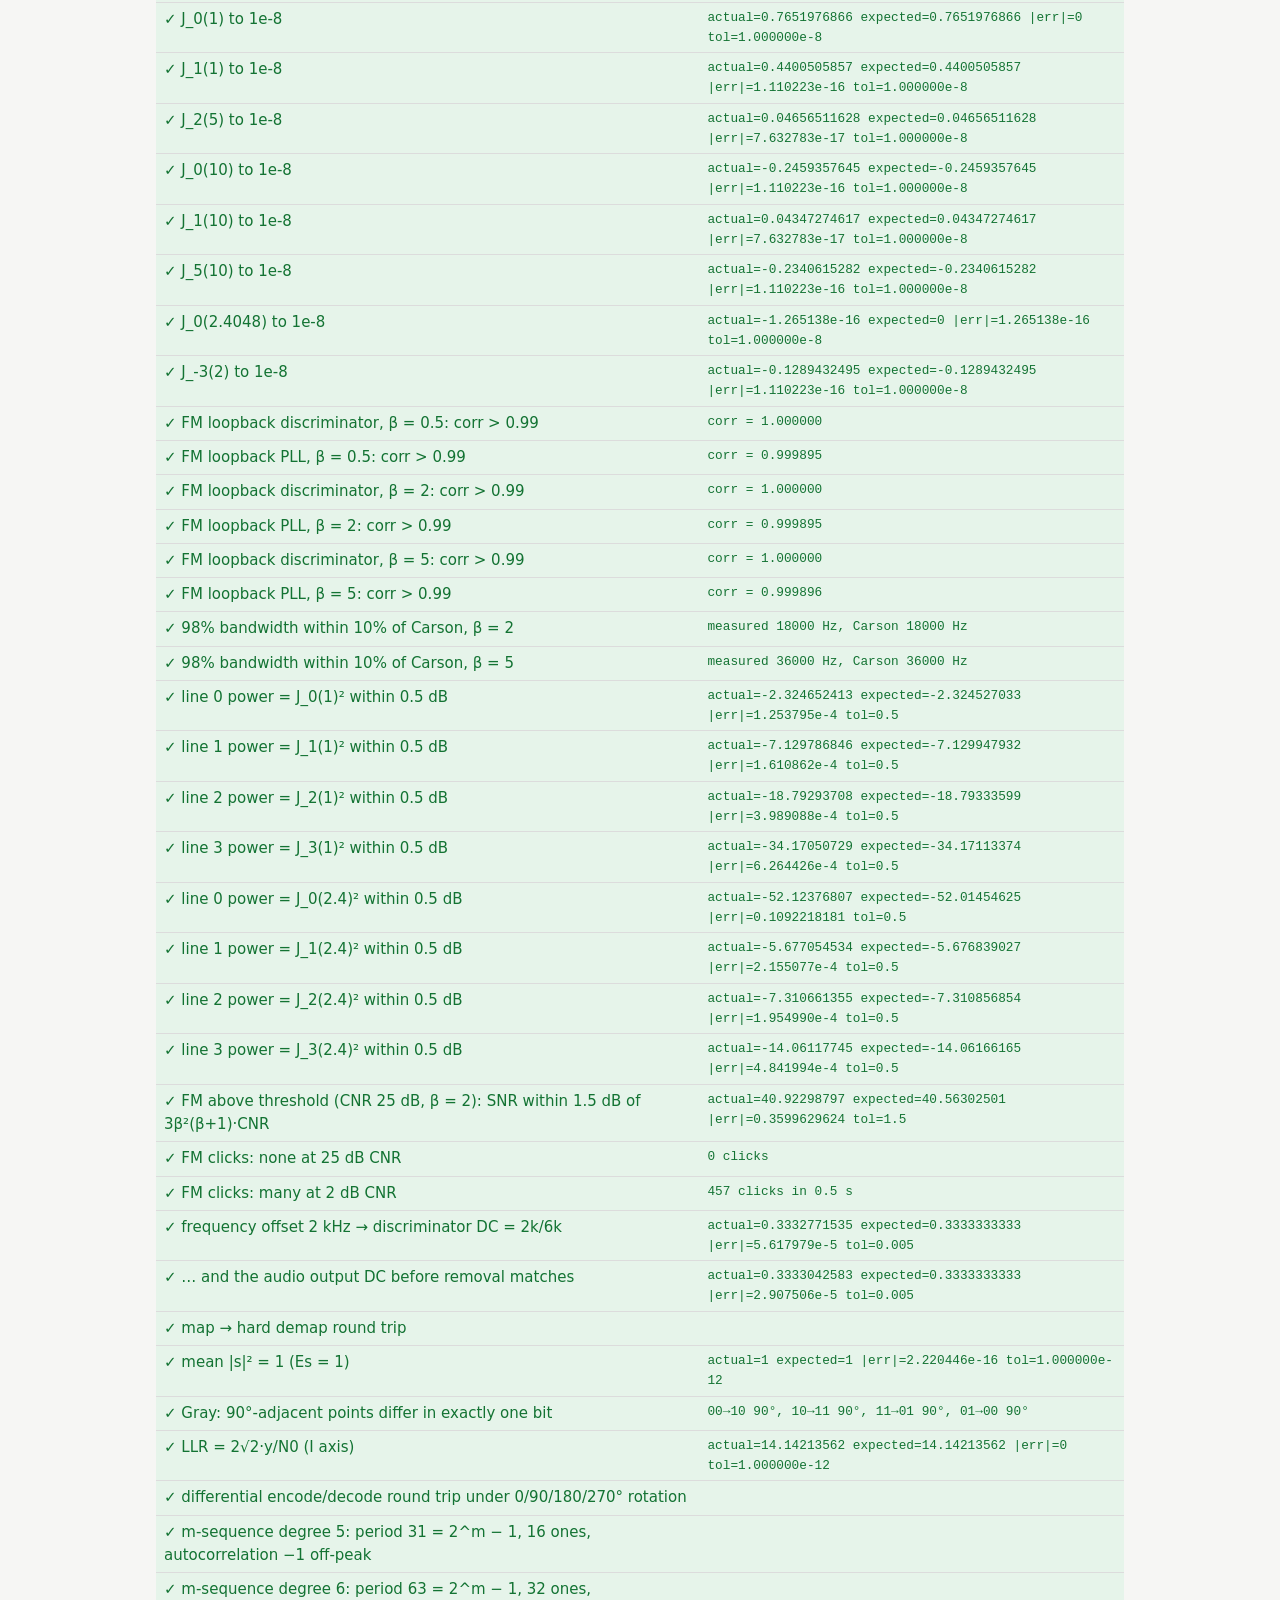
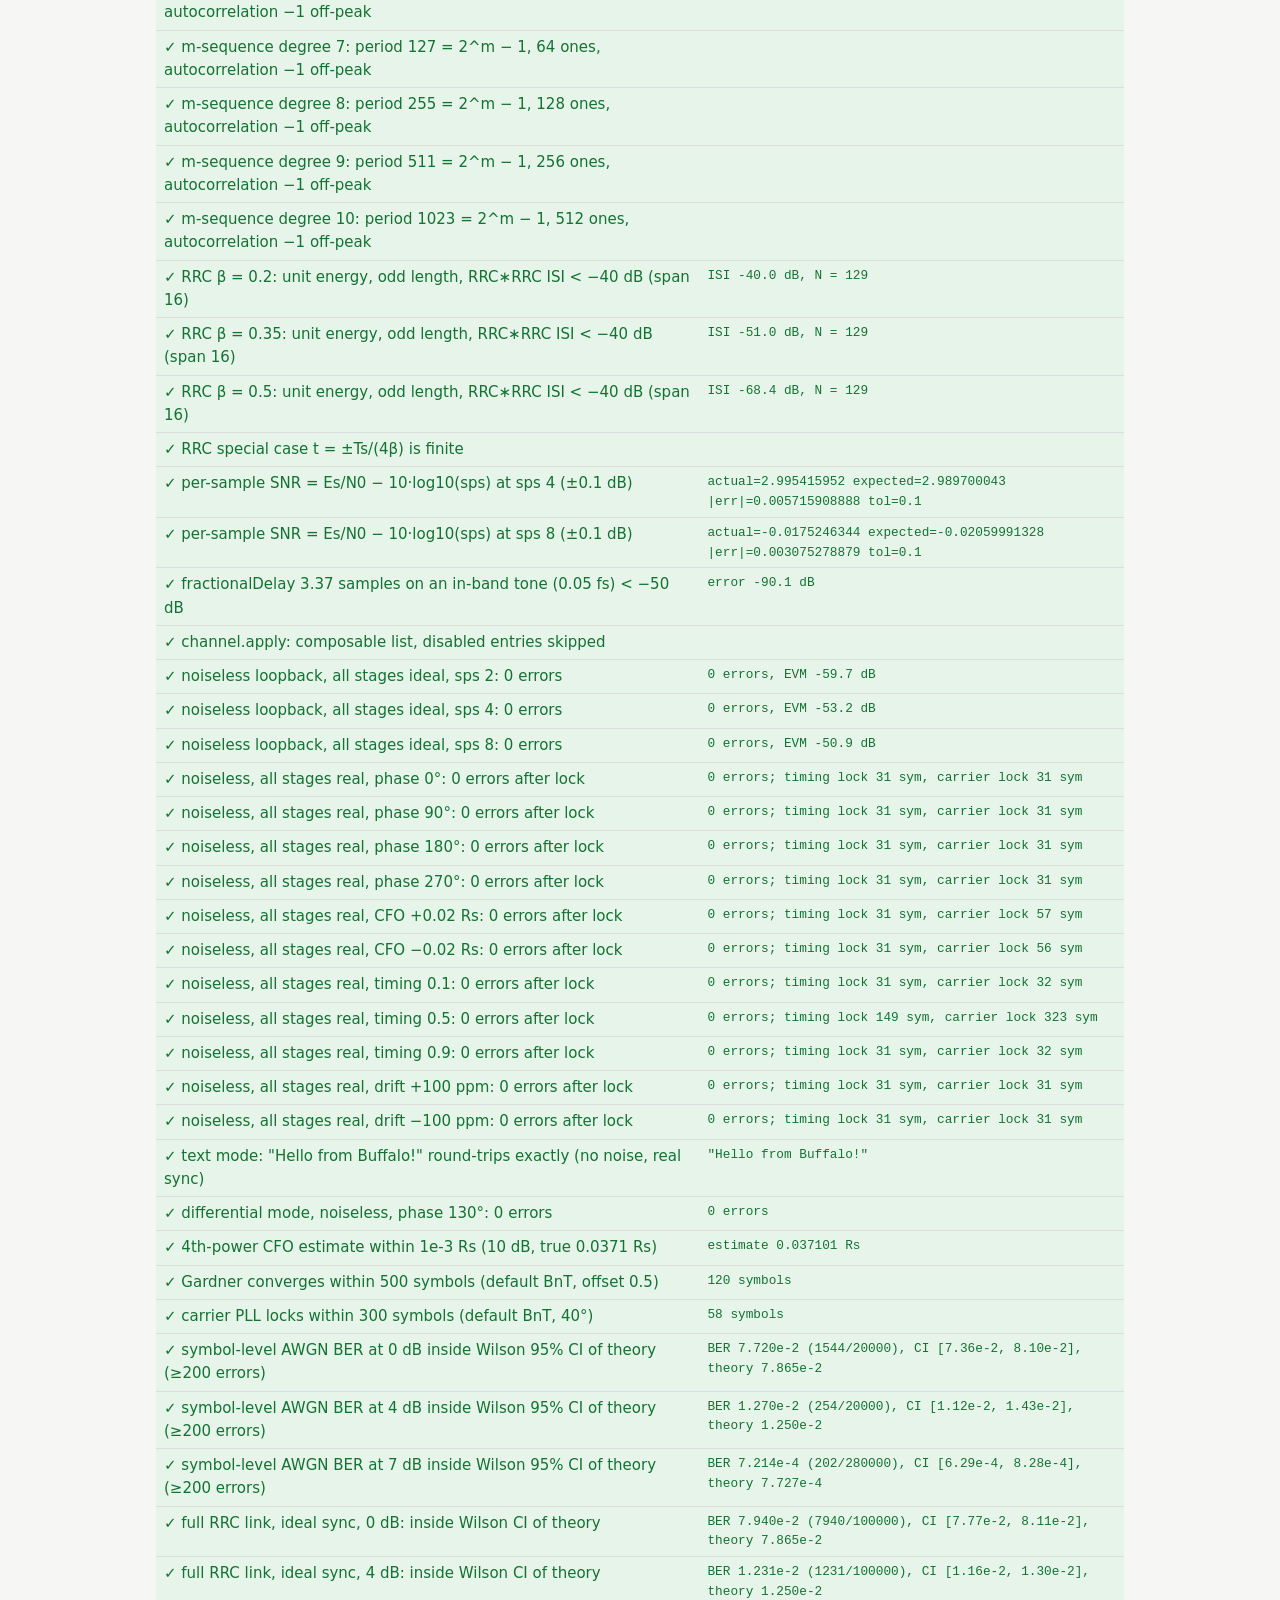
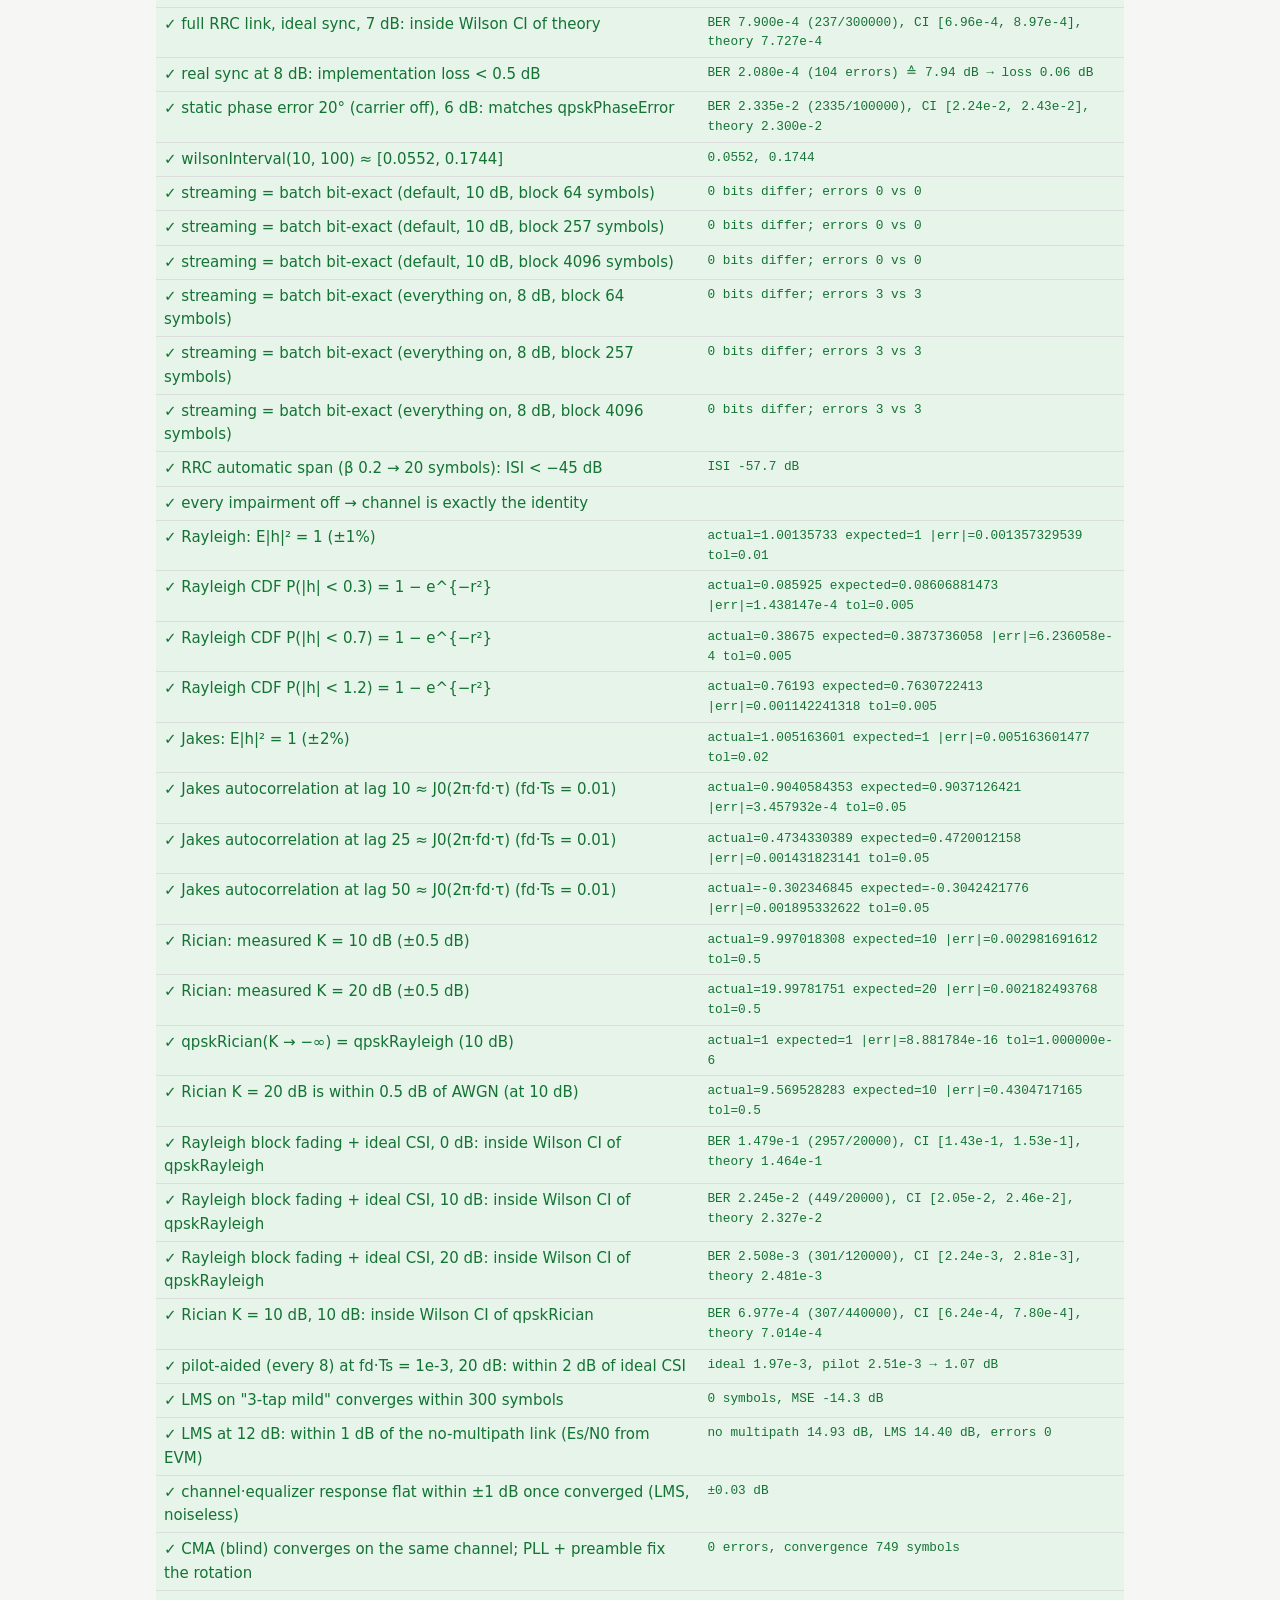
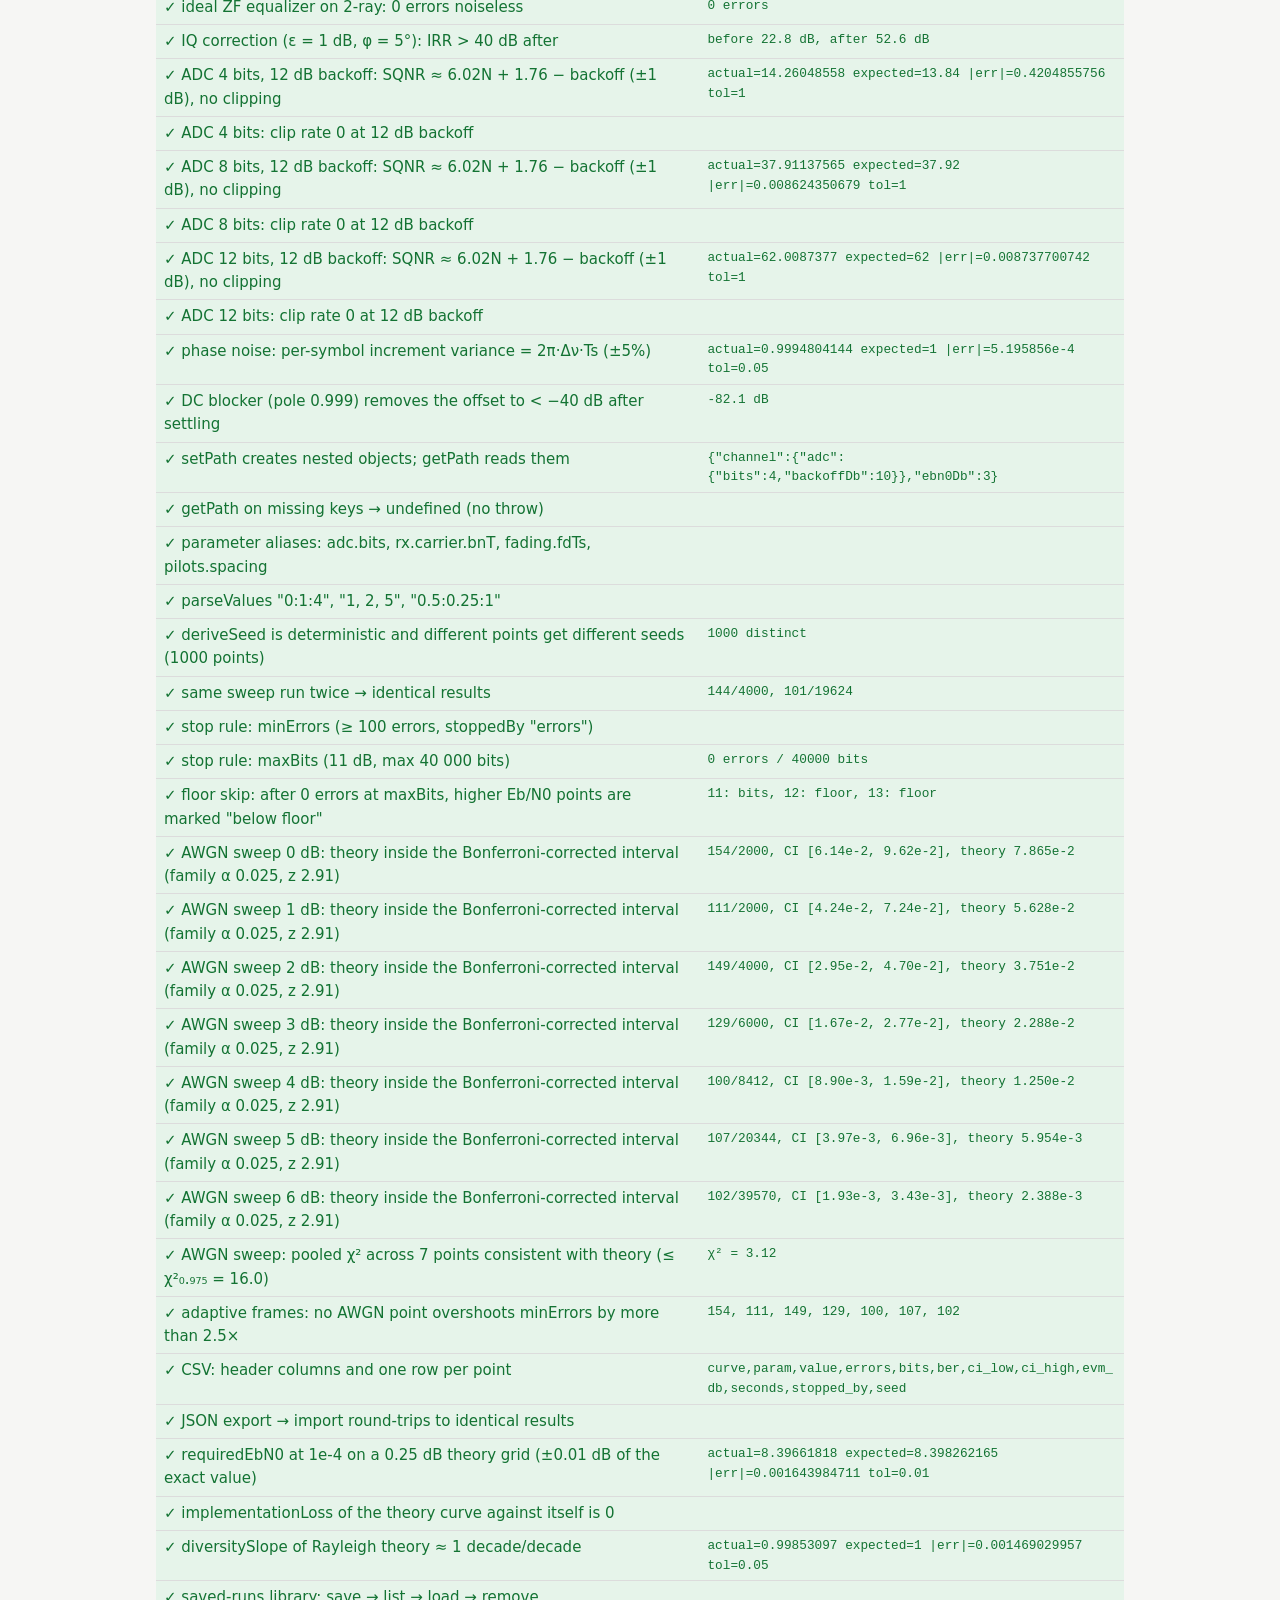
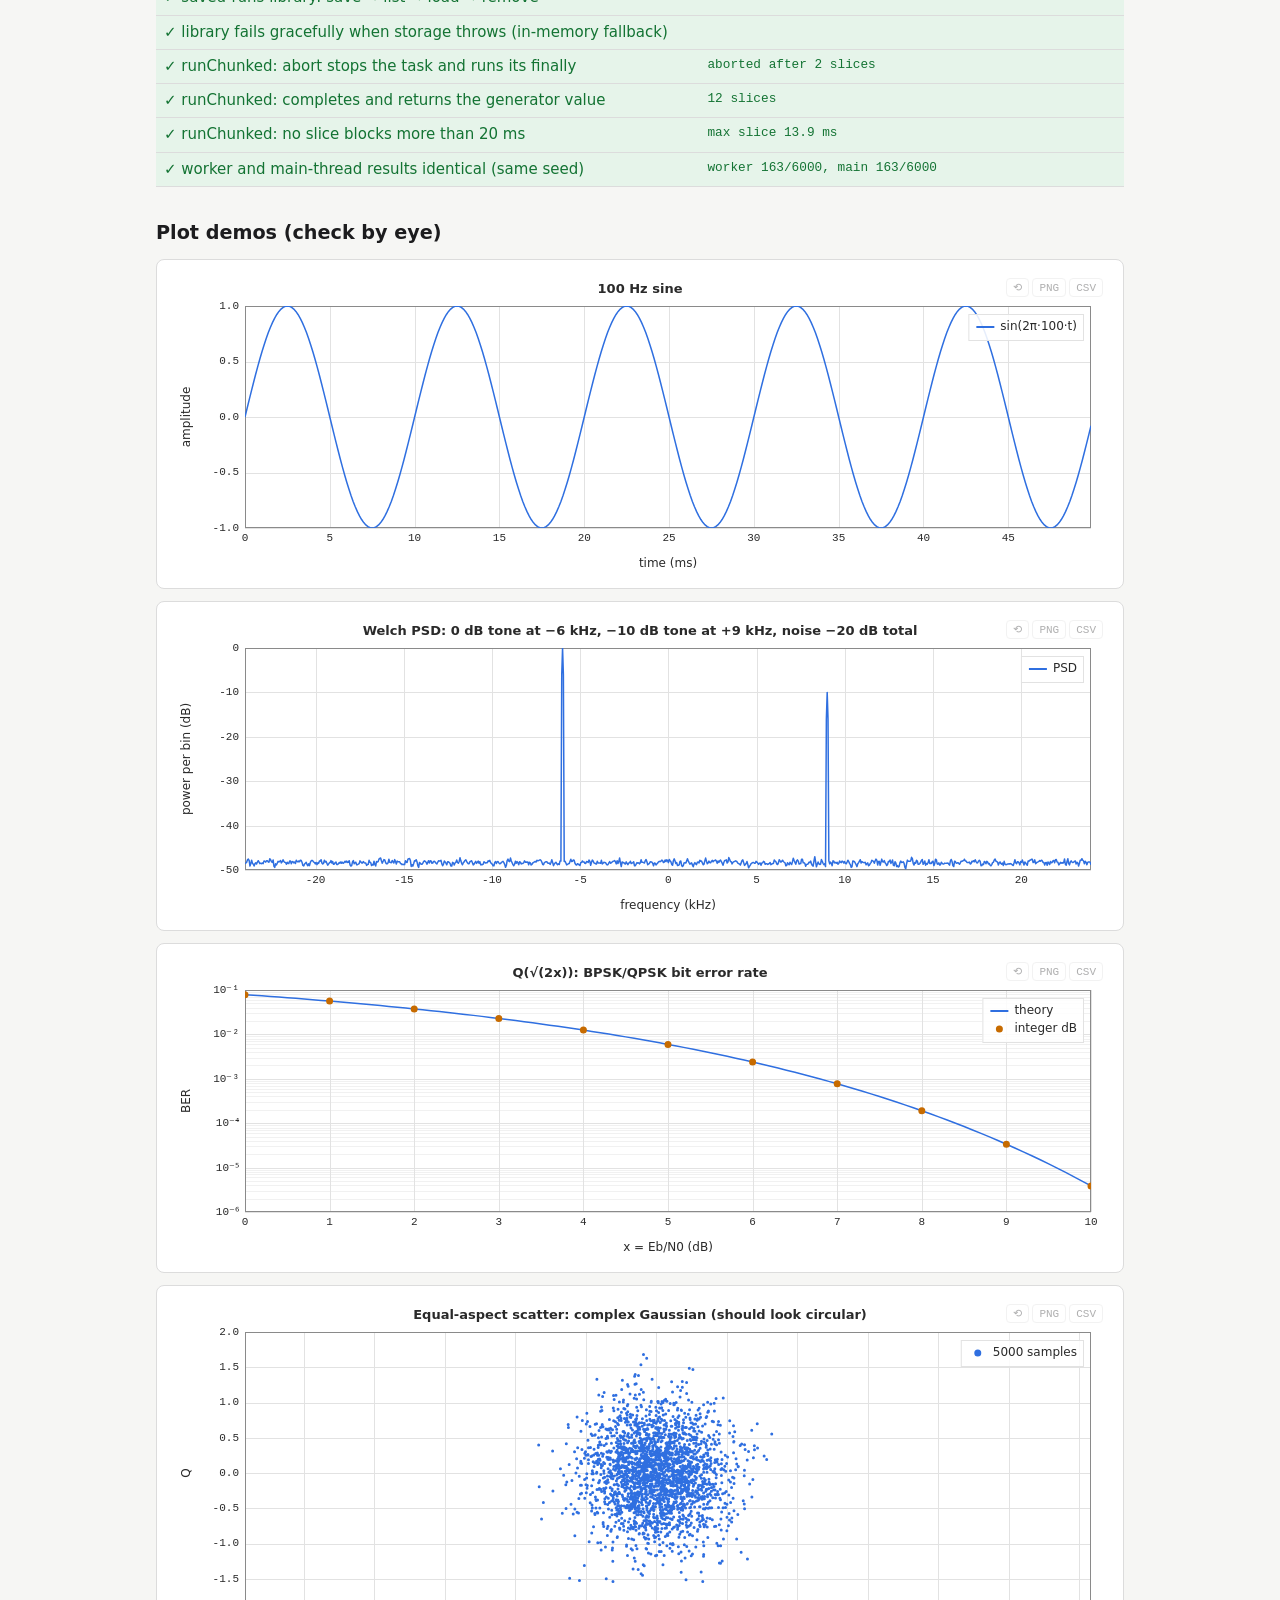
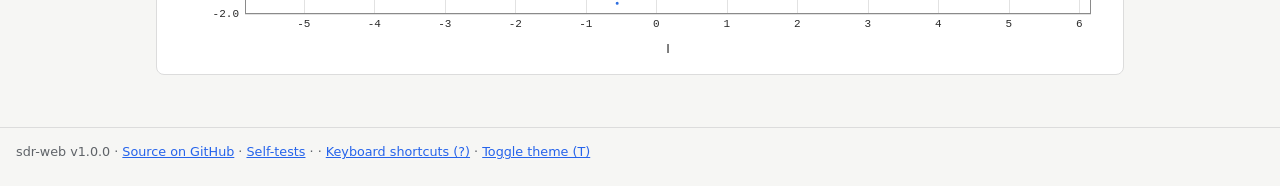
<file: tests.html>
<!doctype html>
<html lang="en">
<head>
<meta charset="utf-8">
<meta name="viewport" content="width=device-width, initial-scale=1">
<title>Tests · sdr-web</title>
<link rel="stylesheet" href="css/style.css">
<link rel="icon" href="data:image/svg+xml,%3Csvg xmlns='http://www.w3.org/2000/svg' viewBox='0 0 32 32'%3E%3Crect width='32' height='32' rx='7' fill='%232f6fe0'/%3E%3Cpath d='M16 15v12M9.5 8a9 9 0 0 0 0 13M22.5 8a9 9 0 0 1 0 13M12.5 11a4.5 4.5 0 0 0 0 7M19.5 11a4.5 4.5 0 0 1 0 7' stroke='white' stroke-width='2.2' fill='none' stroke-linecap='round'/%3E%3Ccircle cx='16' cy='14.5' r='2.2' fill='white'/%3E%3C/svg%3E">
</head>
<body>
<header><nav><a class="brand" href="index.html">sdr-web</a><a href="am.html">AM</a><a href="fm.html">FM</a><a href="qpsk.html">QPSK</a><a href="ber.html">BER</a><a href="tests.html" aria-current="page">Tests</a></nav></header>
<main>
<h1>Core tests</h1>
<div id="summary">Running…</div>
<pre id="ci-result" class="ci-result" aria-hidden="true"></pre>
<table class="results">
<thead><tr><th>Test</th><th>Detail</th></tr></thead>
<tbody id="results"></tbody>
</table>

<h2>Plot demos (check by eye)</h2>
<div class="card plot"><canvas id="demo-sine"></canvas></div>
<div class="card plot"><canvas id="demo-psd"></canvas></div>
<div class="card plot"><canvas id="demo-q"></canvas></div>
<div class="card plot"><canvas id="demo-cloud"></canvas></div>
</main>
<script src="js/ui/shell.js"></script>
<script src="js/core/rng.js"></script>
<script src="js/core/complex.js"></script>
<script src="js/core/mathx.js"></script>
<script src="js/core/fft.js"></script>
<script src="js/core/dsp.js"></script>
<script src="js/core/filters.js"></script>
<script src="js/core/plot.js"></script>
<script src="js/channel.js"></script>
<script src="js/analog/am.js"></script>
<script src="js/theory.js"></script>
<script src="js/digital/mapping.js"></script>
<script src="js/digital/sequences.js"></script>
<script src="js/digital/sync.js"></script>
<script src="js/digital/equalizer.js"></script>
<script src="js/digital/qpsk.js"></script>
<script src="js/analog/fm.js"></script>
<script src="js/ber.js"></script>
<script src="js/ui/controls.js"></script>
<script src="js/tests.js"></script>
</body>
</html>
</file>
<file: css/style.css>
:root {
  --bg: #f6f6f4;
  --fg: #1c1c1e;
  --muted: #5f6368;
  --card: #ffffff;
  --border: #dcdcdc;
  --accent: #2563eb;
  --pass-bg: #e6f4ea;
  --pass-fg: #137333;
  --fail-bg: #fce8e6;
  --fail-fg: #a50e0e;
  --plot-bg: #ffffff;
  --plot-fg: #2a2a2a;
  --plot-axis: #8a8a8a;
  --plot-grid: #e2e2e2;
  --plot-grid-minor: #f1f1f1;
  --mono: ui-monospace, "Cascadia Mono", Consolas, "SF Mono", monospace;
  --sans: system-ui, -apple-system, "Segoe UI", Roboto, sans-serif;
}

@media (prefers-color-scheme: dark) {
  :root:not([data-theme="light"]) {
    --bg: #121316;
    --fg: #e6e6e6;
    --muted: #9aa0a6;
    --card: #1b1d21;
    --border: #30333a;
    --accent: #7aa7ff;
    --pass-bg: #14301f;
    --pass-fg: #81c995;
    --fail-bg: #3a1714;
    --fail-fg: #f28b82;
    --plot-bg: #1b1d21;
    --plot-fg: #d8d8d8;
    --plot-axis: #6b6f78;
    --plot-grid: #2f323a;
    --plot-grid-minor: #24262c;
  }
}

* { box-sizing: border-box; }
[hidden] { display: none !important; } /* component display rules must not override the hidden attribute */

body {
  margin: 0;
  background: var(--bg);
  color: var(--fg);
  font: 15px/1.55 var(--sans);
}

header {
  border-bottom: 1px solid var(--border);
  background: var(--card);
}

nav {
  max-width: 1000px;
  margin: 0 auto;
  padding: 10px 16px;
  display: flex;
  flex-wrap: wrap;
  gap: 4px 18px;
  align-items: baseline;
}

nav .brand { font-weight: 700; margin-right: 12px; color: var(--fg); }
nav a { color: var(--accent); text-decoration: none; }
nav a:hover { text-decoration: underline; }

main {
  max-width: 1000px;
  margin: 0 auto;
  padding: 16px;
}

h1 { font-size: 1.6rem; margin: 0.6em 0 0.3em; }
h2 { font-size: 1.2rem; margin: 1.6em 0 0.5em; }

.muted { color: var(--muted); }
code, .num, td.num { font-family: var(--mono); font-size: 0.92em; }

.card {
  background: var(--card);
  border: 1px solid var(--border);
  border-radius: 8px;
  padding: 14px 16px;
  margin: 12px 0;
}

.plot canvas { display: block; width: 100%; height: 300px; }

/* Test runner */
#summary {
  font-weight: 700;
  font-family: var(--mono);
  padding: 10px 14px;
  border-radius: 6px;
}
#summary.pass { background: var(--pass-bg); color: var(--pass-fg); }
#summary.fail { background: var(--fail-bg); color: var(--fail-fg); }

table.results { width: 100%; border-collapse: collapse; margin-top: 10px; }
table.results th, table.results td {
  text-align: left;
  padding: 5px 8px;
  border-bottom: 1px solid var(--border);
  vertical-align: top;
}
table.results tr.pass td { background: var(--pass-bg); color: var(--pass-fg); }
table.results tr.fail td { background: var(--fail-bg); color: var(--fail-fg); }
table.results td.detail { font-family: var(--mono); font-size: 0.85em; word-break: break-word; }

/* ---------- Phase 1: interactive plots, controls, simulator layout ---------- */
:root {
  --plot-band: rgba(59, 130, 246, 0.10);
  --warn-bg: #fff4e5;
  --warn-fg: #8a4b00;
  --input-bg: #ffffff;
}
@media (prefers-color-scheme: dark) {
  :root:not([data-theme="light"]) {
    --plot-band: rgba(122, 167, 255, 0.12);
    --warn-bg: #3a2a10;
    --warn-fg: #ffc46b;
    --input-bg: #15171a;
  }
}

main.wide { max-width: 1400px; }

.sim-layout {
  display: grid;
  grid-template-columns: minmax(260px, 320px) minmax(0, 1fr);
  gap: 16px;
  align-items: start;
}
@media (max-width: 860px) {
  .sim-layout { grid-template-columns: minmax(0, 1fr); }
}

.panel {
  background: var(--card);
  border: 1px solid var(--border);
  border-radius: 8px;
  padding: 10px 12px;
  position: sticky;
  top: 8px;
  max-height: calc(100vh - 16px);
  overflow-y: auto;
}
@media (max-width: 860px) {
  .panel { position: static; max-height: none; }
}

.plots .card { margin: 0 0 12px; }
.hint { font-size: 0.85em; margin: 0 0 10px; }

/* Plot widget */
.sdr-plot { position: relative; }
.sdr-plot canvas.sdr-plot-canvas { display: block; touch-action: pan-y; cursor: crosshair; }
.sdr-plot canvas.sdr-plot-canvas.touch-locked { touch-action: none; }
.sdr-plot canvas.sdr-plot-overlay { position: absolute; left: 0; top: 0; pointer-events: none; }
.sdr-plot-tip {
  position: absolute;
  pointer-events: none;
  background: var(--card);
  color: var(--fg);
  border: 1px solid var(--border);
  border-radius: 4px;
  padding: 4px 7px;
  font: 11px/1.45 var(--mono);
  white-space: nowrap;
  box-shadow: 0 2px 8px rgba(0, 0, 0, 0.18);
  z-index: 2;
}
.sdr-plot-tip .sw { display: inline-block; width: 8px; height: 8px; border-radius: 50%; margin-right: 6px; }
.sdr-plot-tb {
  position: absolute;
  top: 4px;
  right: 4px;
  display: flex;
  gap: 3px;
  opacity: 0.35;
  transition: opacity 0.15s;
  z-index: 3;
}
.sdr-plot:hover .sdr-plot-tb, .sdr-plot-tb:focus-within { opacity: 1; }
.sdr-plot-tb button {
  font: 11px var(--mono);
  padding: 2px 6px;
  background: var(--card);
  color: var(--fg);
  border: 1px solid var(--border);
  border-radius: 4px;
  cursor: pointer;
}
.sdr-plot-tb button:hover { border-color: var(--accent); }

/* Controls */
.ctl-group { border: none; border-top: 1px solid var(--border); margin: 8px 0 0; padding: 6px 0 2px; }
.ctl-group legend { font-weight: 700; font-size: 0.8rem; text-transform: uppercase; letter-spacing: 0.05em; color: var(--muted); padding: 0 6px 0 0; }
.ctl { margin: 6px 0 10px; }
.ctl > label, .ctl-number > label { display: block; font-size: 0.88em; margin-bottom: 2px; }
.ctl.disabled { opacity: 0.45; }
.ctl-row { display: flex; align-items: center; gap: 6px; }
.ctl-row input[type="range"] { flex: 1; min-width: 0; accent-color: var(--accent); }
input.num, .ctl select, .ctl-number input {
  font: 13px var(--mono);
  background: var(--input-bg);
  color: var(--fg);
  border: 1px solid var(--border);
  border-radius: 4px;
  padding: 3px 5px;
}
.ctl-row input.num { width: 5.6em; }
.ctl select { width: 100%; font-family: var(--sans); }
.ctl .unit { font: 12px var(--mono); color: var(--muted); min-width: 1.6em; }
.ctl-number { display: flex; align-items: center; gap: 6px; flex-wrap: wrap; }
.ctl-number > label { margin: 0 4px 0 0; }
.ctl-number input { width: 7em; }
.ctl-file input { max-width: 100%; font-size: 0.85em; }

.ctl-toggle { display: flex; align-items: center; gap: 8px; cursor: pointer; }
.ctl-toggle input { position: absolute; opacity: 0; width: 1px; height: 1px; }
.ctl-toggle .switch {
  width: 34px; height: 18px; border-radius: 9px; background: var(--border); position: relative; flex: none; transition: background 0.15s;
}
.ctl-toggle .switch::after {
  content: ""; position: absolute; left: 2px; top: 2px; width: 14px; height: 14px; border-radius: 50%; background: #fff; transition: transform 0.15s;
}
.ctl-toggle input:checked + .switch { background: var(--accent); }
.ctl-toggle input:checked + .switch::after { transform: translateX(16px); }
.ctl-toggle input:focus-visible + .switch, .btn:focus-visible, .ctl input:focus-visible, .ctl select:focus-visible {
  outline: 2px solid var(--accent); outline-offset: 2px;
}

.btn {
  font: 13px var(--sans);
  padding: 5px 10px;
  background: var(--input-bg);
  color: var(--fg);
  border: 1px solid var(--border);
  border-radius: 5px;
  cursor: pointer;
}
.btn:hover:not(:disabled) { border-color: var(--accent); }
.btn:disabled { opacity: 0.5; cursor: default; }
.btn.primary { background: var(--accent); color: #fff; border-color: var(--accent); }
@media (prefers-color-scheme: dark) { :root:not([data-theme="light"]) .btn.primary { color: #0b1020; } }
.btn-row { display: flex; flex-wrap: wrap; gap: 6px; align-items: center; margin: 6px 0; }
.btn-row progress { flex: 1; min-width: 120px; }

.status {
  font: 12px var(--mono);
  padding: 5px 8px;
  border-radius: 4px;
  background: var(--bg);
  color: var(--muted);
  min-height: 1.6em;
}
.status.ok { color: var(--pass-fg); }
.status.err { background: var(--fail-bg); color: var(--fail-fg); }

.warn { background: var(--warn-bg); color: var(--warn-fg); padding: 6px 8px; border-radius: 4px; font-size: 0.88em; margin: 4px 0; }
.warn[hidden] { display: none; }

.readouts dl { display: grid; grid-template-columns: repeat(auto-fit, minmax(170px, 1fr)); gap: 8px 16px; margin: 0; }
.readouts dt { font-size: 0.8em; color: var(--muted); }
.readouts dd { margin: 0; font-size: 1.15em; }
.readouts .explain { margin: 10px 0 0; min-height: 1.5em; }
.explainer summary { cursor: pointer; font-weight: 600; }
.explainer p { max-width: 75ch; }

/* ---------- Phase 3: plot grids, QPSK page ---------- */
.plot-grid { display: grid; grid-template-columns: repeat(var(--cols, 3), minmax(0, 1fr)); gap: 8px; }
@media (max-width: 1100px) { .plot-grid { grid-template-columns: repeat(2, minmax(0, 1fr)); } }
@media (max-width: 560px) { .plot-grid { grid-template-columns: minmax(0, 1fr); } }
.grid-title { font-size: 0.95rem; margin: 2px 0 8px; }
.text-io { font: 15px/1.5 var(--mono); white-space: pre-wrap; word-break: break-word; margin: 4px 0; }
.text-io .bad { background: var(--fail-bg); color: var(--fail-fg); border-radius: 2px; }
.text-io-label { font-size: 0.8em; color: var(--muted); }
.ber-result { font: 13px/1.5 var(--mono); margin: 6px 0 0; }
.ctl-textarea textarea {
  width: 100%; min-height: 3.2em; font: 13px var(--mono); background: var(--input-bg); color: var(--fg);
  border: 1px solid var(--border); border-radius: 4px; padding: 4px 6px; resize: vertical;
}

/* ---------- Phase 4: collapsible channel sections ---------- */
.ctl-section { border-top: 1px solid var(--border); margin-top: 8px; padding-top: 4px; }
.ctl-section-head { display: flex; align-items: center; gap: 8px; }
.ctl-section-title {
  flex: 1; text-align: left; background: none; border: none; padding: 4px 0; cursor: pointer; color: var(--muted);
  font: 700 0.8rem var(--sans); text-transform: uppercase; letter-spacing: 0.05em;
}
.ctl-section-title::before { content: '▸ '; }
.ctl-section.open .ctl-section-title::before { content: '▾ '; }
.ctl-section-title:focus-visible { outline: 2px solid var(--accent); outline-offset: 2px; }
.ctl-section-switch { margin: 0; }
.ctl-section-switch .ctl-toggle-label { font-size: 0.8em; color: var(--muted); }
.ctl-section-body.off { opacity: 0.45; }

/* ---------- Phase 5: BER page, tabs, tables, landing ---------- */
nav a[aria-current="page"] { font-weight: 700; color: var(--fg); text-decoration: underline; text-underline-offset: 4px; }
.tabs { display: flex; gap: 4px; margin: 0 0 12px; border-bottom: 1px solid var(--border); }
.tab { font: 600 14px var(--sans); background: none; border: 1px solid transparent; border-bottom: none; border-radius: 6px 6px 0 0; padding: 6px 14px; color: var(--muted); cursor: pointer; }
.tab[aria-selected="true"] { background: var(--card); border-color: var(--border); color: var(--fg); margin-bottom: -1px; }
.tab:focus-visible, .icon-btn:focus-visible, .curve-name:focus-visible, .sort:focus-visible { outline: 2px solid var(--accent); outline-offset: 2px; }
.preset-note { font-size: 0.85em; margin: 4px 0; }
.eta { font-size: 0.8em; color: var(--muted); margin: 4px 0; min-height: 1.2em; }
.mode-tag { font-size: 0.8em; }
.curve-list { list-style: none; margin: 0 0 8px; padding: 0; }
.curve-row { display: flex; flex-wrap: wrap; align-items: center; gap: 3px; padding: 3px 2px; border-radius: 4px; }
.curve-row.selected { background: var(--bg); outline: 1px solid var(--accent); }
.curve-row input[type="color"] { width: 20px; height: 20px; padding: 0; border: none; background: none; flex: none; }
.curve-name { flex: 1 1 7em; min-width: 0; text-align: left; background: none; border: none; color: var(--fg); font: 13px var(--sans); cursor: pointer; overflow: hidden; text-overflow: ellipsis; white-space: nowrap; padding: 2px; }
.curve-row progress { width: 36px; flex: none; }
.icon-btn { background: none; border: 1px solid var(--border); border-radius: 4px; color: var(--muted); font-size: 10px; width: 20px; height: 20px; padding: 0; cursor: pointer; flex: none; }
.icon-btn:hover { border-color: var(--accent); color: var(--fg); }
.link-setup { border-top: 1px solid var(--border); margin-top: 8px; padding-top: 6px; }
table.data { width: 100%; border-collapse: collapse; font-size: 0.85em; }
table.data th, table.data td { padding: 4px 6px; border-bottom: 1px solid var(--border); text-align: left; }
table.data .sort { background: none; border: none; font: 600 1em var(--sans); color: var(--fg); cursor: pointer; padding: 0; }
.plots .card { overflow-x: auto; }
.lib-list { list-style: none; padding: 0; margin: 6px 0 0; }
.lib-list li { display: flex; flex-wrap: wrap; align-items: center; gap: 6px; padding: 3px 0; border-bottom: 1px solid var(--border); font-size: 0.85em; }
.lib-list li span { flex: 1; min-width: 12em; }

.landing-grid { display: grid; grid-template-columns: repeat(auto-fill, minmax(260px, 1fr)); gap: 14px; margin: 16px 0; }
.landing-card { display: flex; flex-direction: column; text-decoration: none; color: var(--fg); background: var(--card); border: 1px solid var(--border); border-radius: 8px; padding: 12px; }
.landing-card:hover, .landing-card:focus-visible { border-color: var(--accent); outline: none; }
.landing-card h2 { font-size: 1.05rem; margin: 8px 0 2px; }
.landing-card p { margin: 0; color: var(--muted); font-size: 0.9em; }
.landing-card canvas { display: block; width: 100%; height: 150px; pointer-events: none; }
.landing-card .sdr-plot-tb { display: none; }

/* ---------- Phase 6: explicit theme, shell UI, accessibility ---------- */
/* An explicit choice (T key / footer) overrides the system preference. */
:root[data-theme="dark"] {
    --bg: #121316;
    --fg: #e6e6e6;
    --muted: #9aa0a6;
    --card: #1b1d21;
    --border: #30333a;
    --accent: #7aa7ff;
    --pass-bg: #14301f;
    --pass-fg: #81c995;
    --fail-bg: #3a1714;
    --fail-fg: #f28b82;
    --plot-bg: #1b1d21;
    --plot-fg: #d8d8d8;
    --plot-axis: #6b6f78;
    --plot-grid: #2f323a;
    --plot-grid-minor: #24262c;
  
    --plot-band: rgba(122, 167, 255, 0.12);
    --warn-bg: #3a2a10;
    --warn-fg: #ffc46b;
    --input-bg: #15171a;
  }
:root[data-theme="dark"] .btn.primary { color: #0b1020; }
:root[data-theme="light"] { color-scheme: light; }
:root[data-theme="dark"] { color-scheme: dark; }

a:focus-visible, button:focus-visible, input:focus-visible, select:focus-visible, textarea:focus-visible, summary:focus-visible,
[tabindex]:focus-visible { outline: 2px solid var(--accent); outline-offset: 2px; }

.error-banner {
  position: sticky; top: 0; z-index: 50; display: flex; flex-wrap: wrap; align-items: center; gap: 6px;
  padding: 8px 14px; background: var(--fail-bg); color: var(--fail-fg); border-bottom: 1px solid var(--fail-fg); font-size: 0.9em;
}
.error-banner a { color: inherit; font-weight: 600; }
.error-banner .icon-btn { margin-left: auto; color: inherit; border-color: currentColor; }

.overlay { position: fixed; inset: 0; z-index: 60; background: rgba(0, 0, 0, 0.45); display: flex; align-items: center; justify-content: center; padding: 16px; }
.overlay-box { background: var(--card); color: var(--fg); border: 1px solid var(--border); border-radius: 10px; padding: 18px 22px; max-width: 460px; width: 100%; }
.overlay-box h2 { margin-top: 0; }
kbd { font: 12px var(--mono); border: 1px solid var(--border); border-bottom-width: 2px; border-radius: 4px; padding: 1px 6px; background: var(--bg); }

.tour-box {
  position: absolute; z-index: 55; max-width: 320px; background: var(--card); color: var(--fg); border: 2px solid var(--accent);
  border-radius: 8px; padding: 10px 14px; box-shadow: 0 6px 24px rgba(0, 0, 0, 0.25); font-size: 0.92em;
}
.tour-box p { margin: 4px 0 8px; }
.tour-step { font-size: 0.8em; color: var(--muted); }
.tour-target { outline: 3px solid var(--accent) !important; outline-offset: 3px; border-radius: 6px; }

.site-footer { max-width: 1400px; margin: 24px auto 0; padding: 14px 16px 24px; border-top: 1px solid var(--border); color: var(--muted); font-size: 0.85em; }
.site-footer a { color: var(--accent); }
.link-btn { background: none; border: none; padding: 0; color: var(--accent); font: inherit; cursor: pointer; text-decoration: underline; }

/* "Computing…" overlay on plot cards while a full recompute runs */
.plots.busy .card.plot { position: relative; }
.plots.busy .card.plot::after {
  content: 'Computing…'; position: absolute; top: 8px; left: 50%; transform: translateX(-50%); padding: 3px 10px; border-radius: 12px;
  background: var(--card); border: 1px solid var(--border); color: var(--muted); font: 12px var(--mono); z-index: 4;
}

@media (prefers-reduced-motion: reduce) {
  *, *::before, *::after { transition: none !important; animation: none !important; scroll-behavior: auto !important; }
}
.ci-result { position: absolute; left: -9999px; }
</file>
